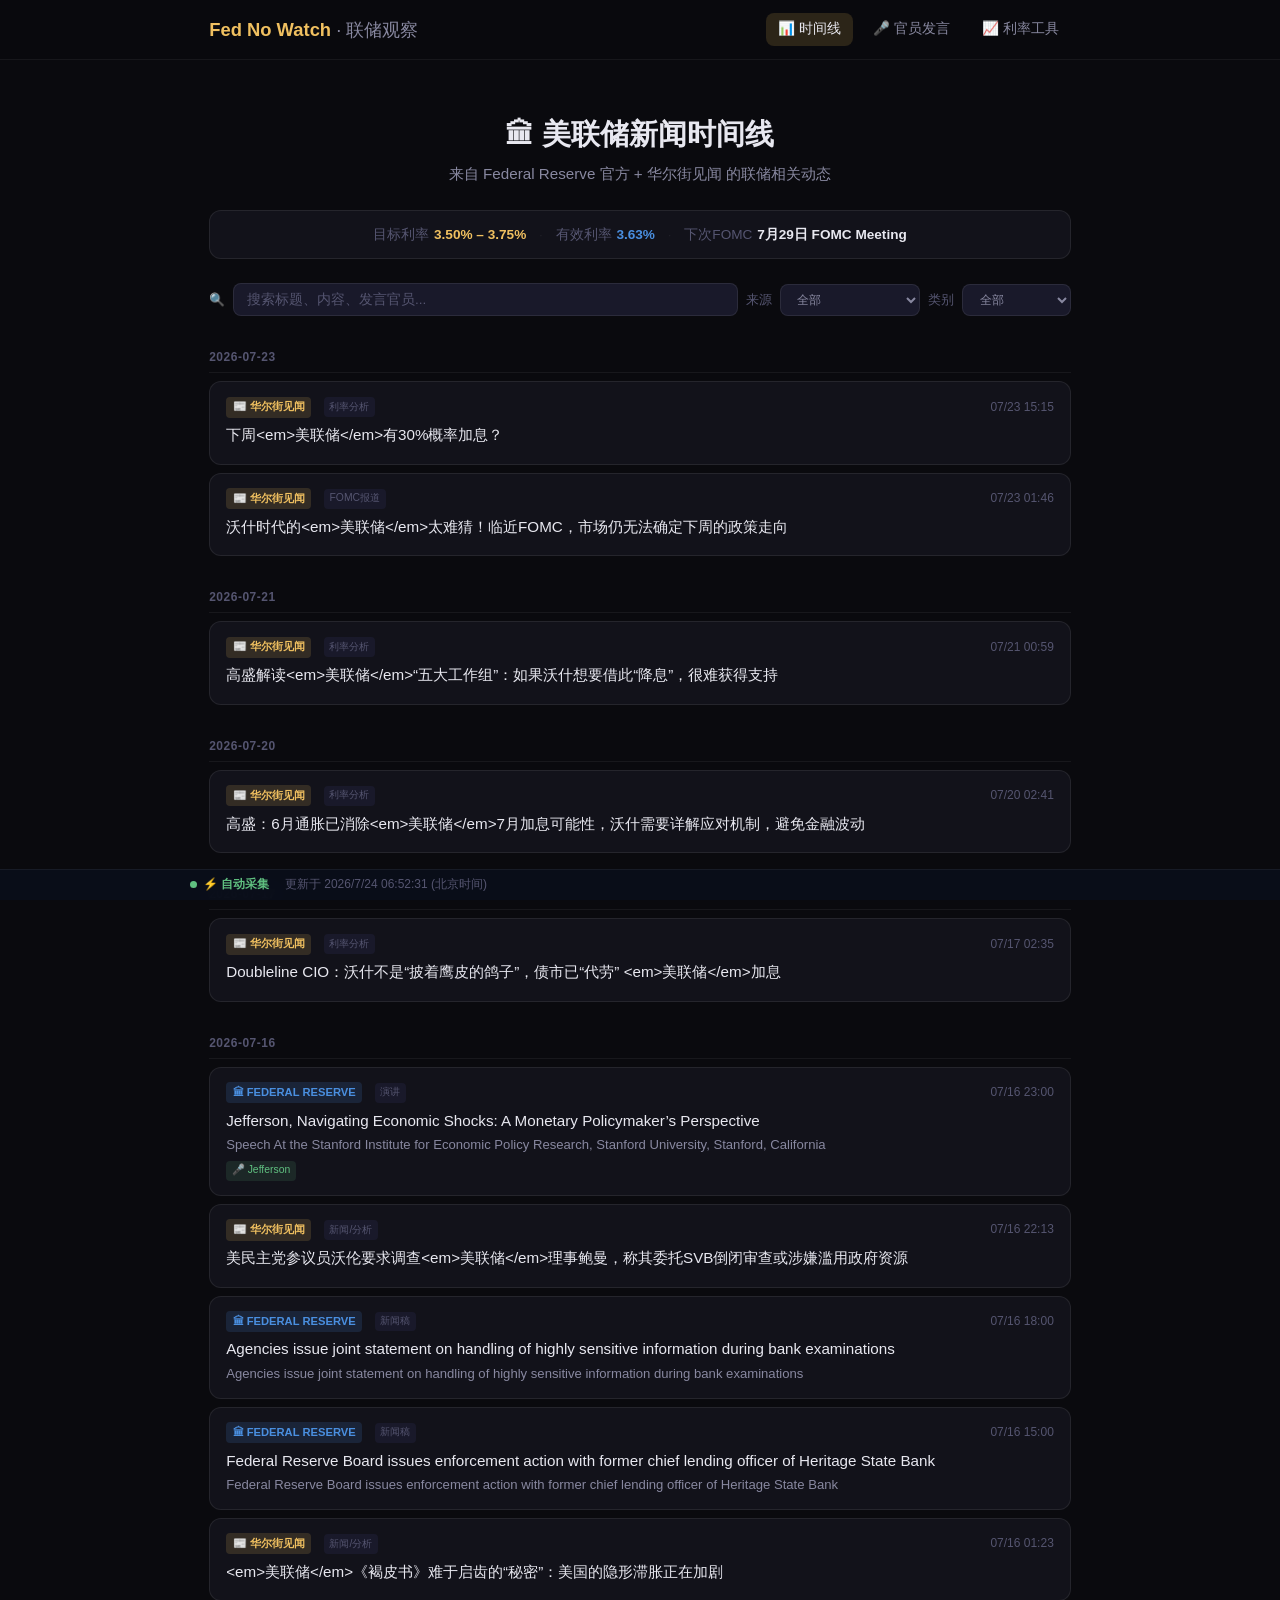
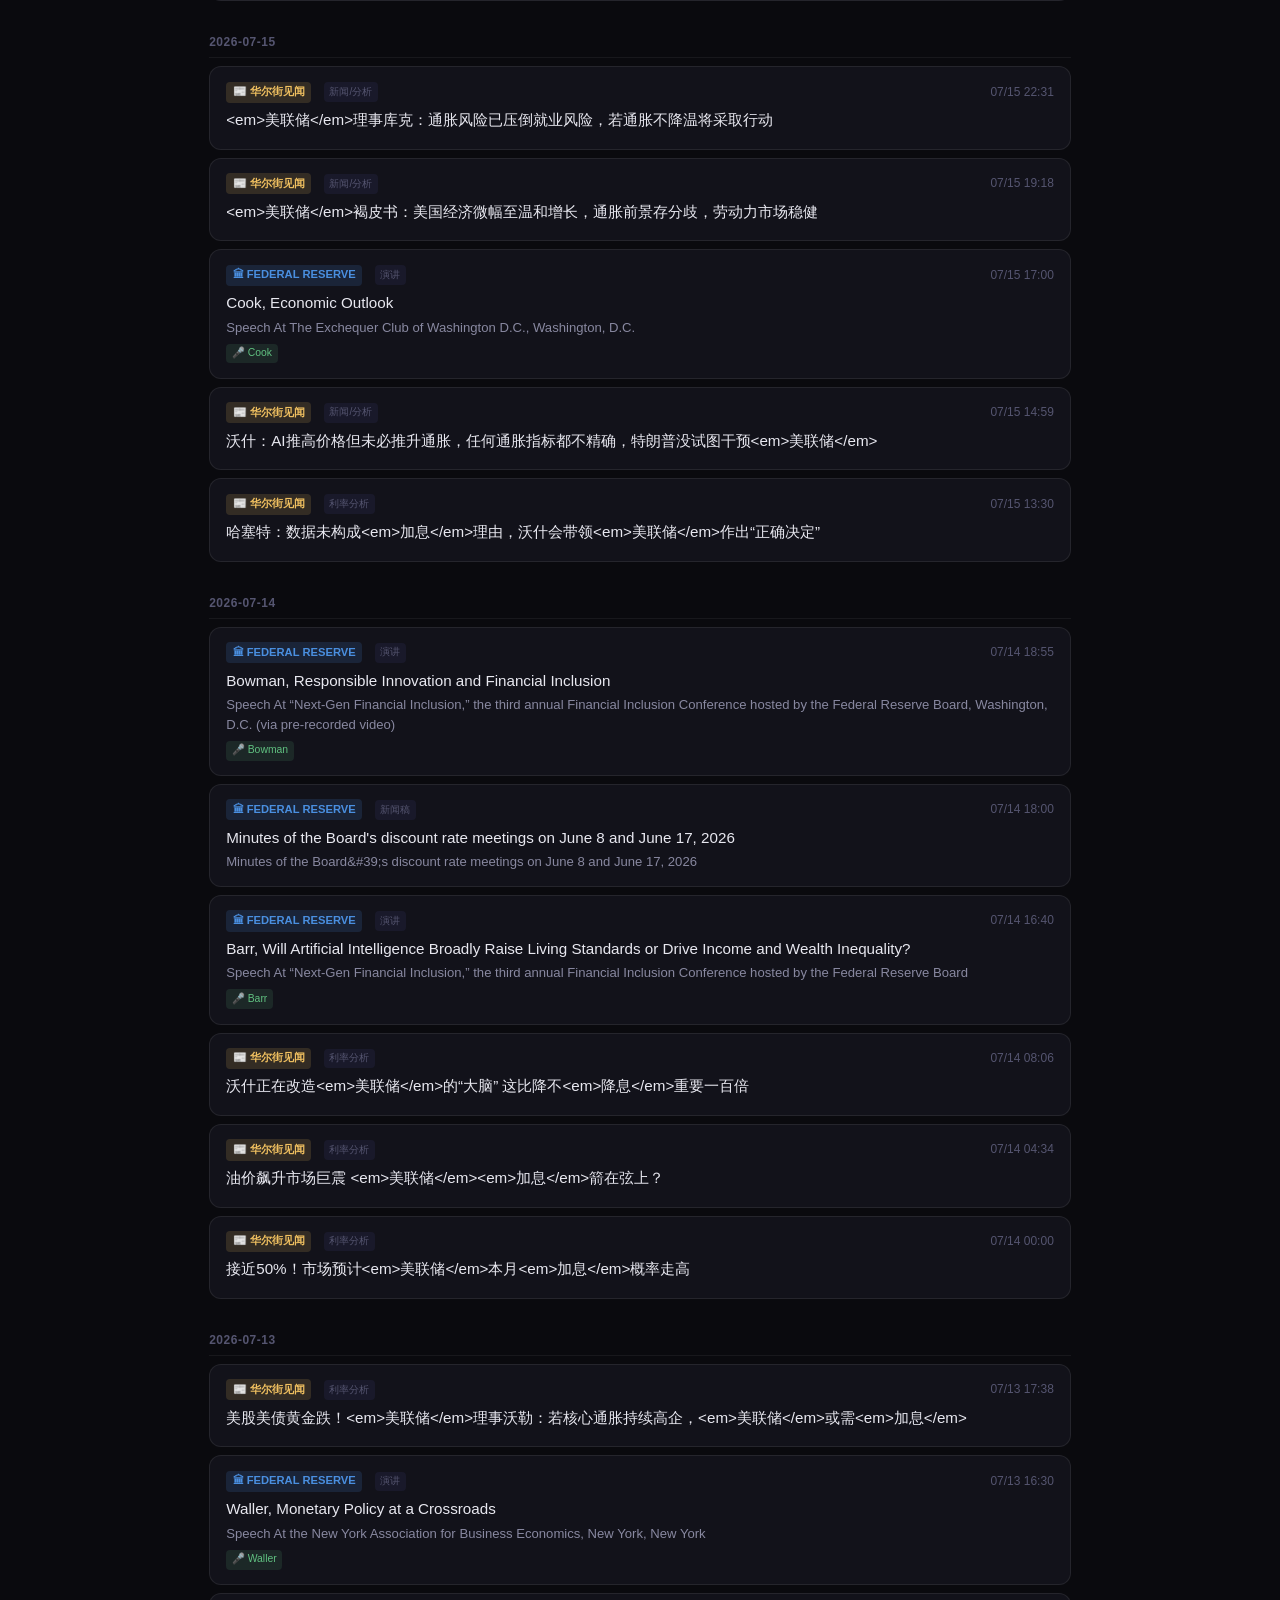
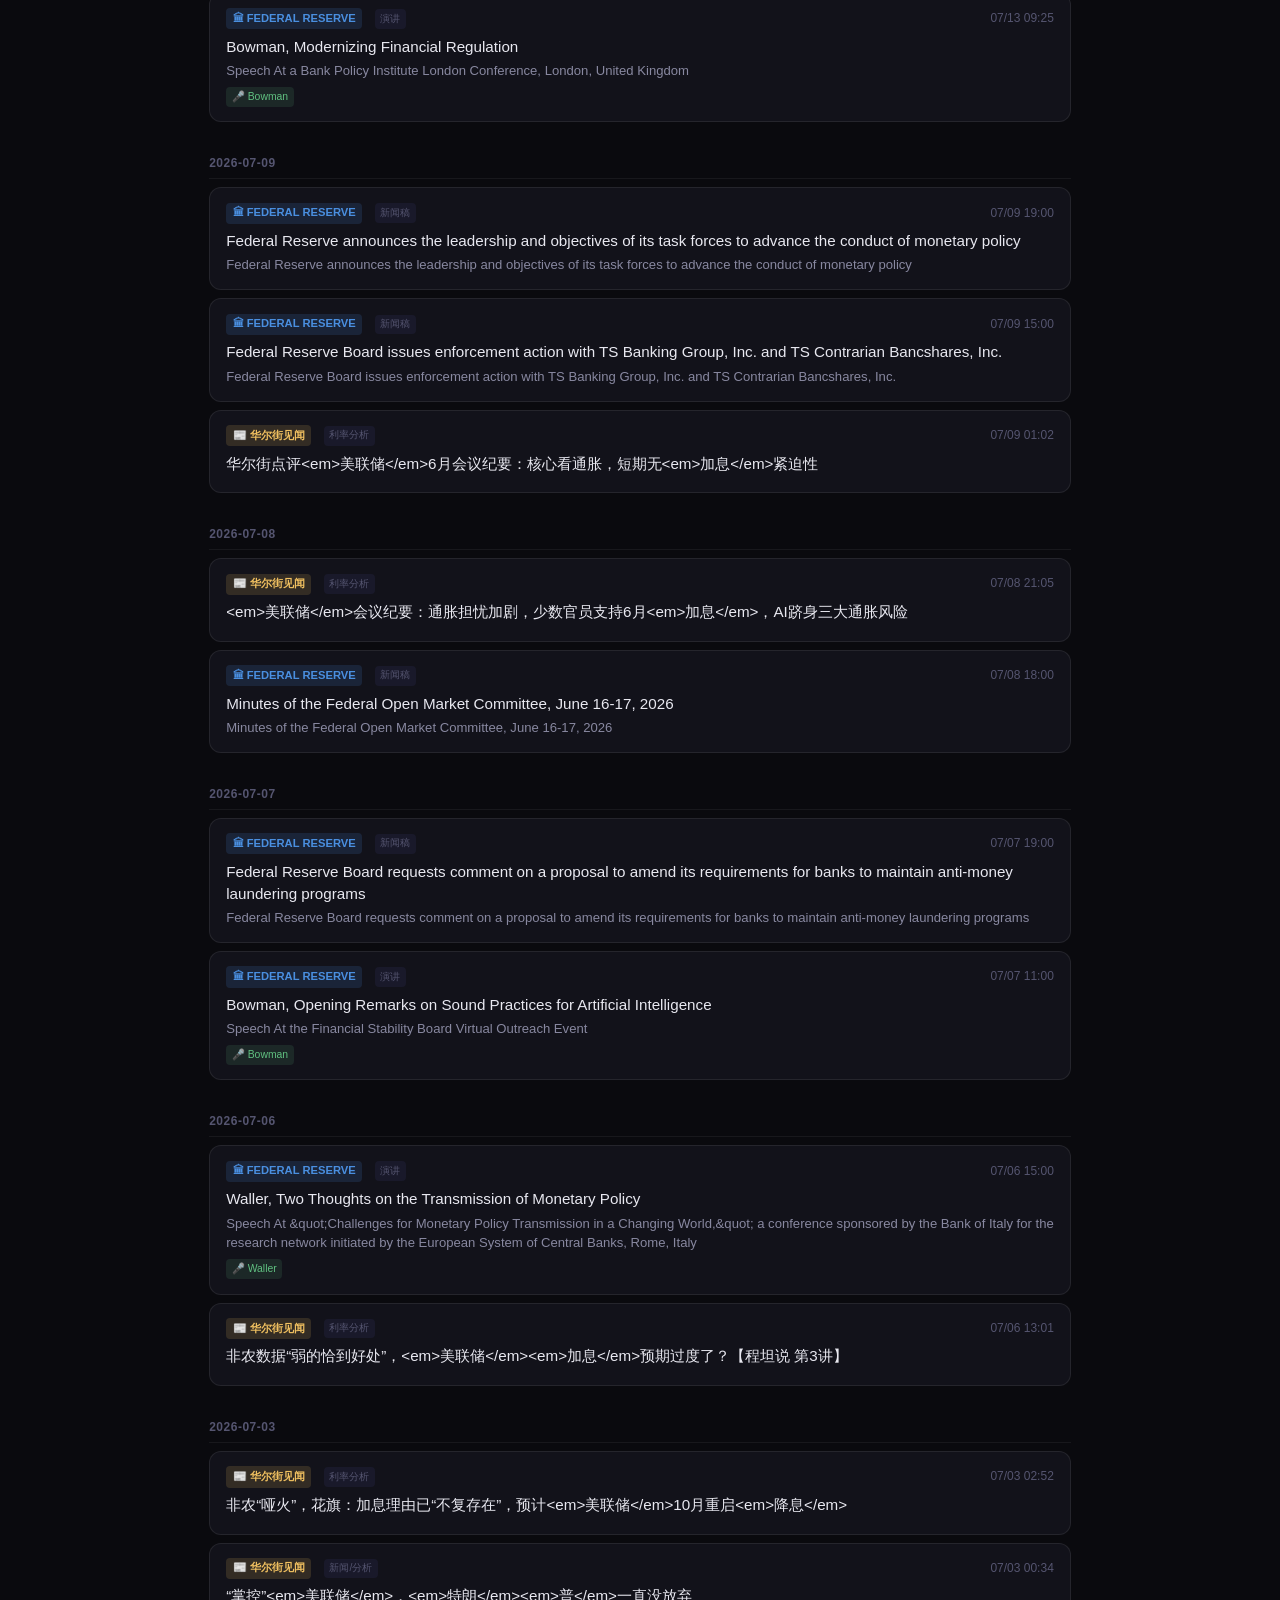
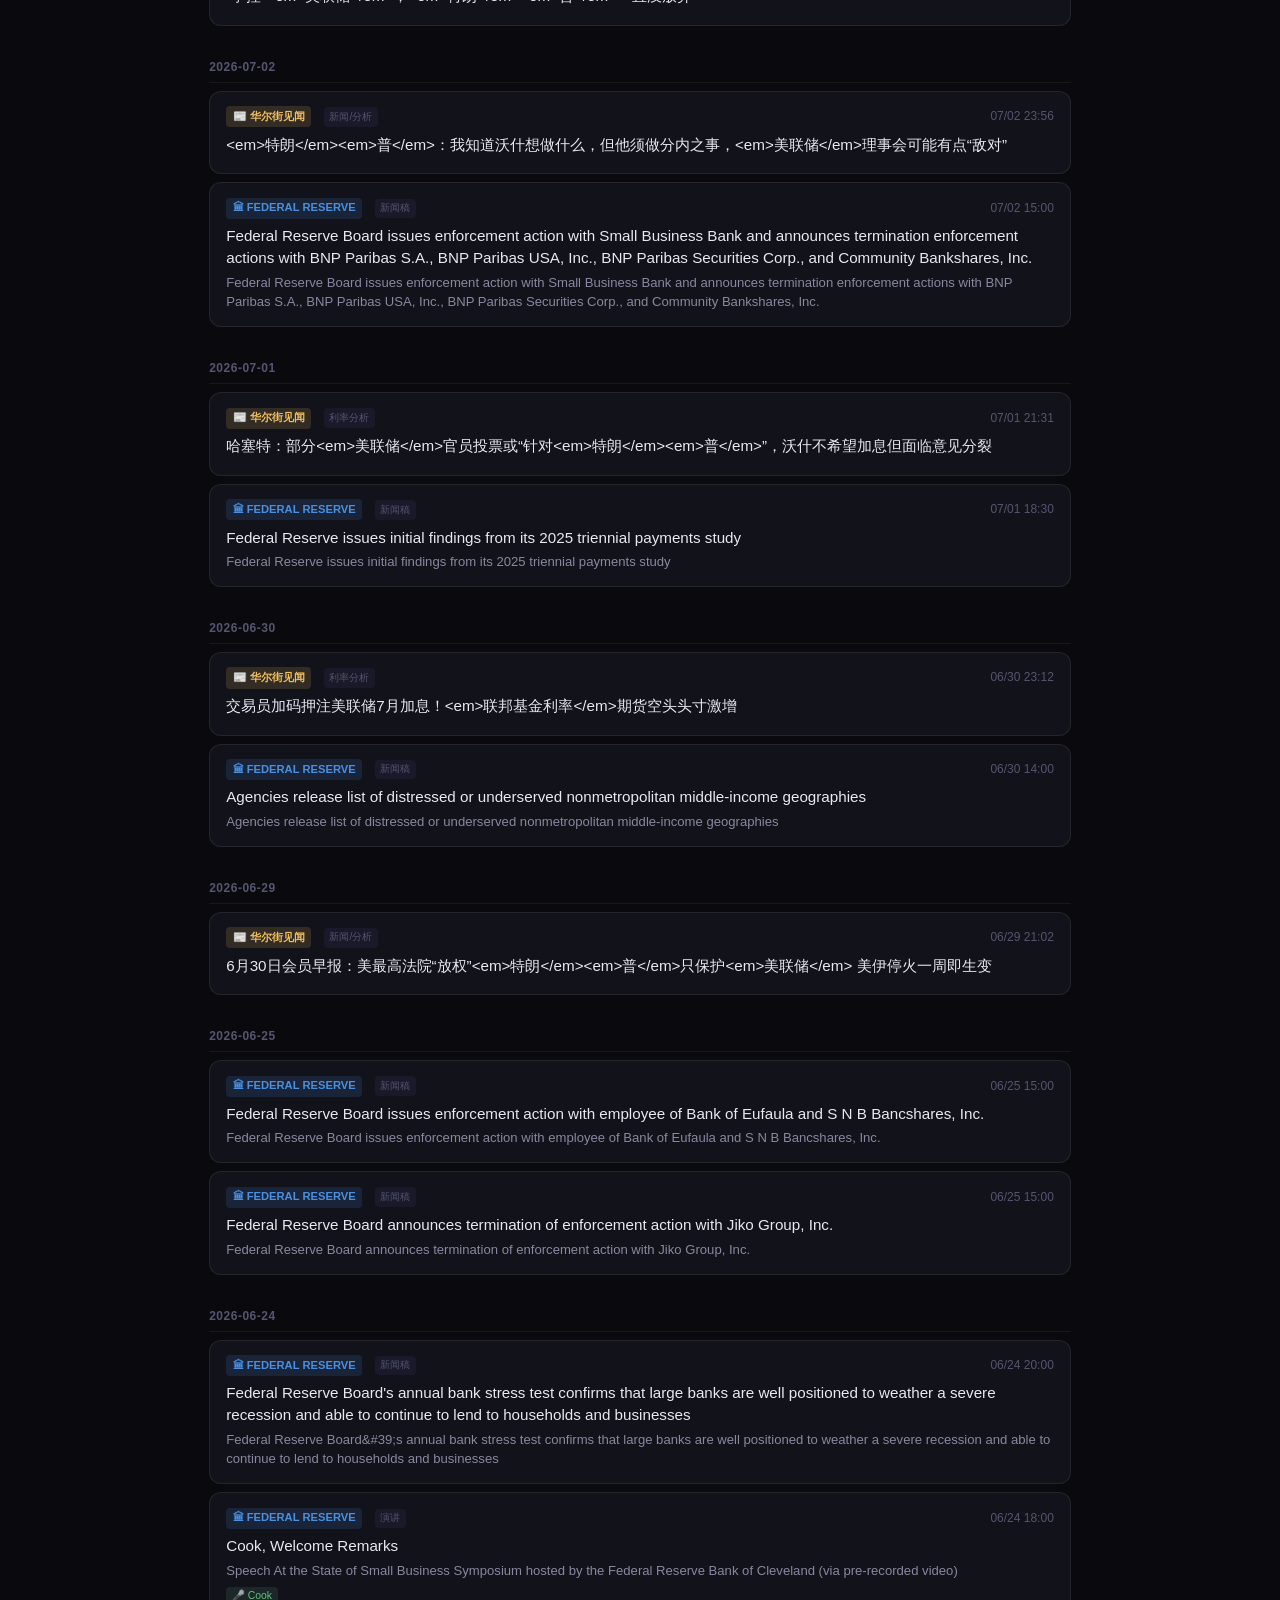
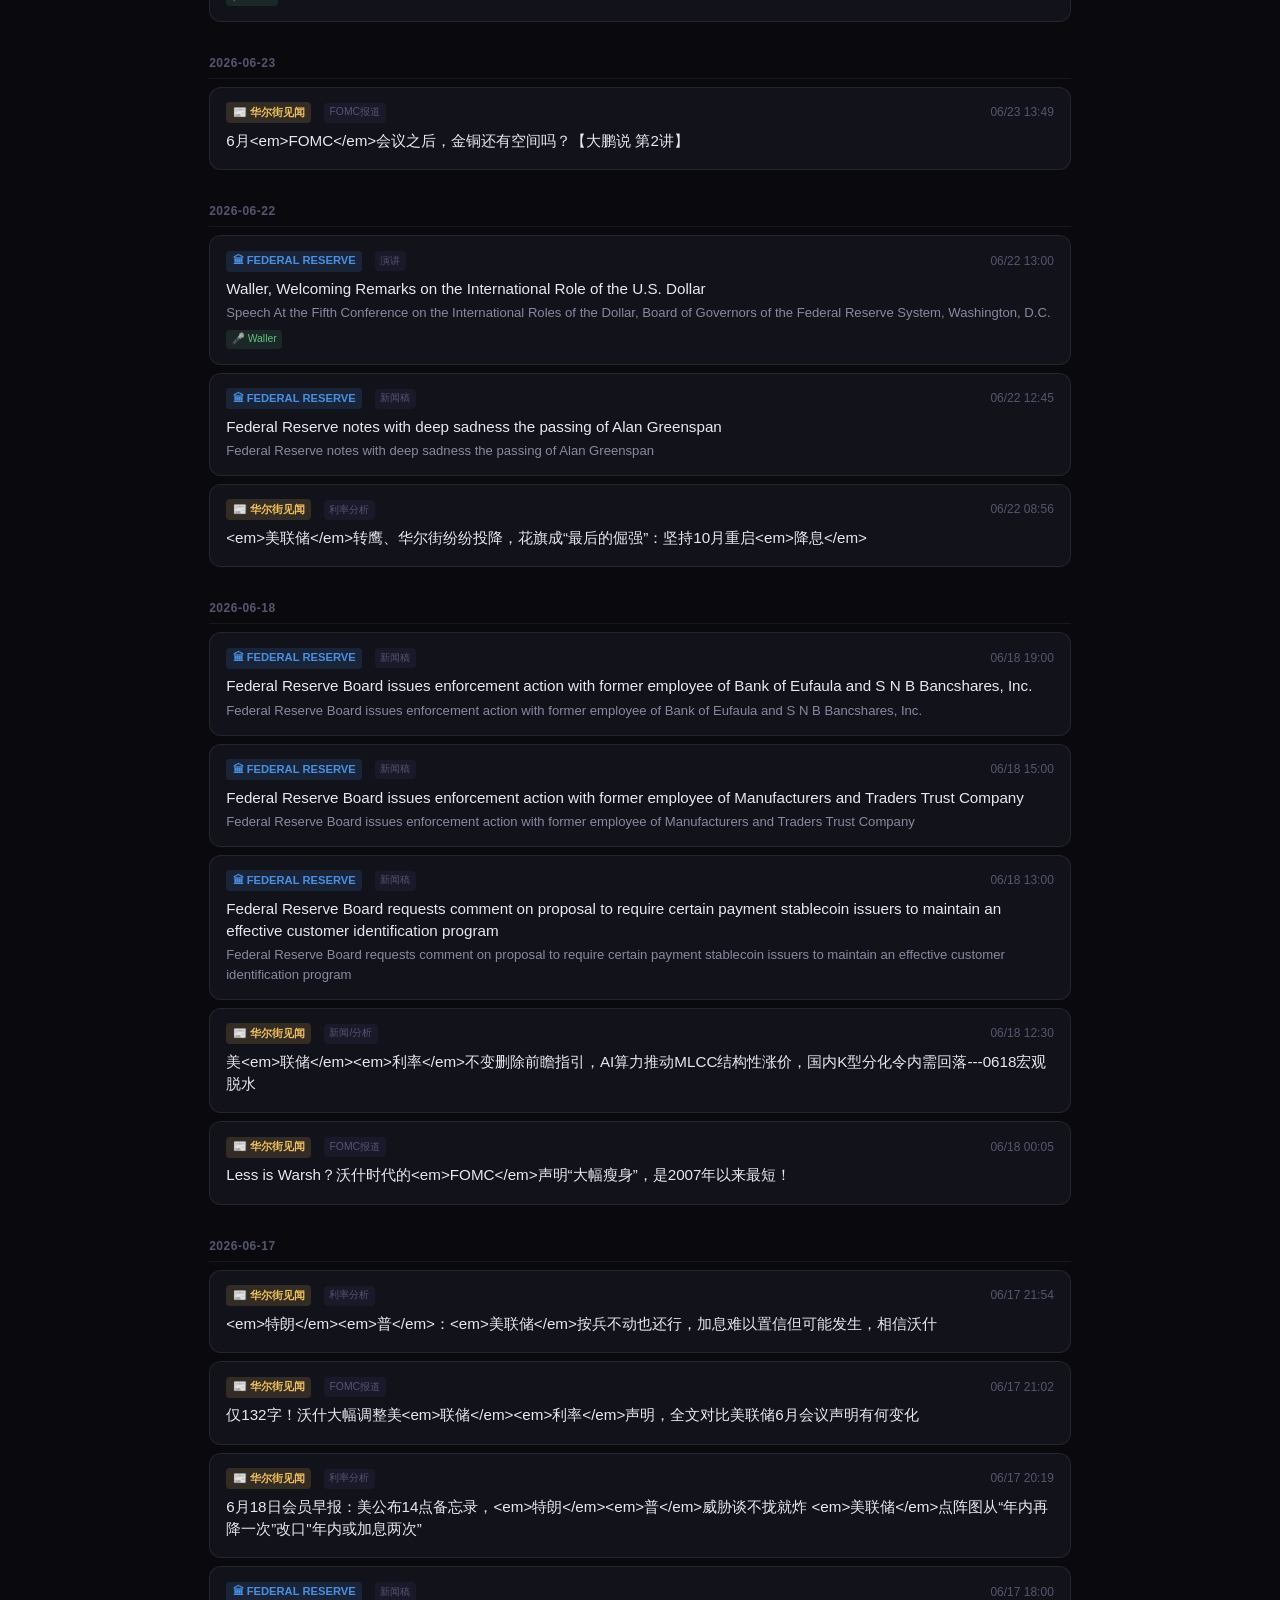
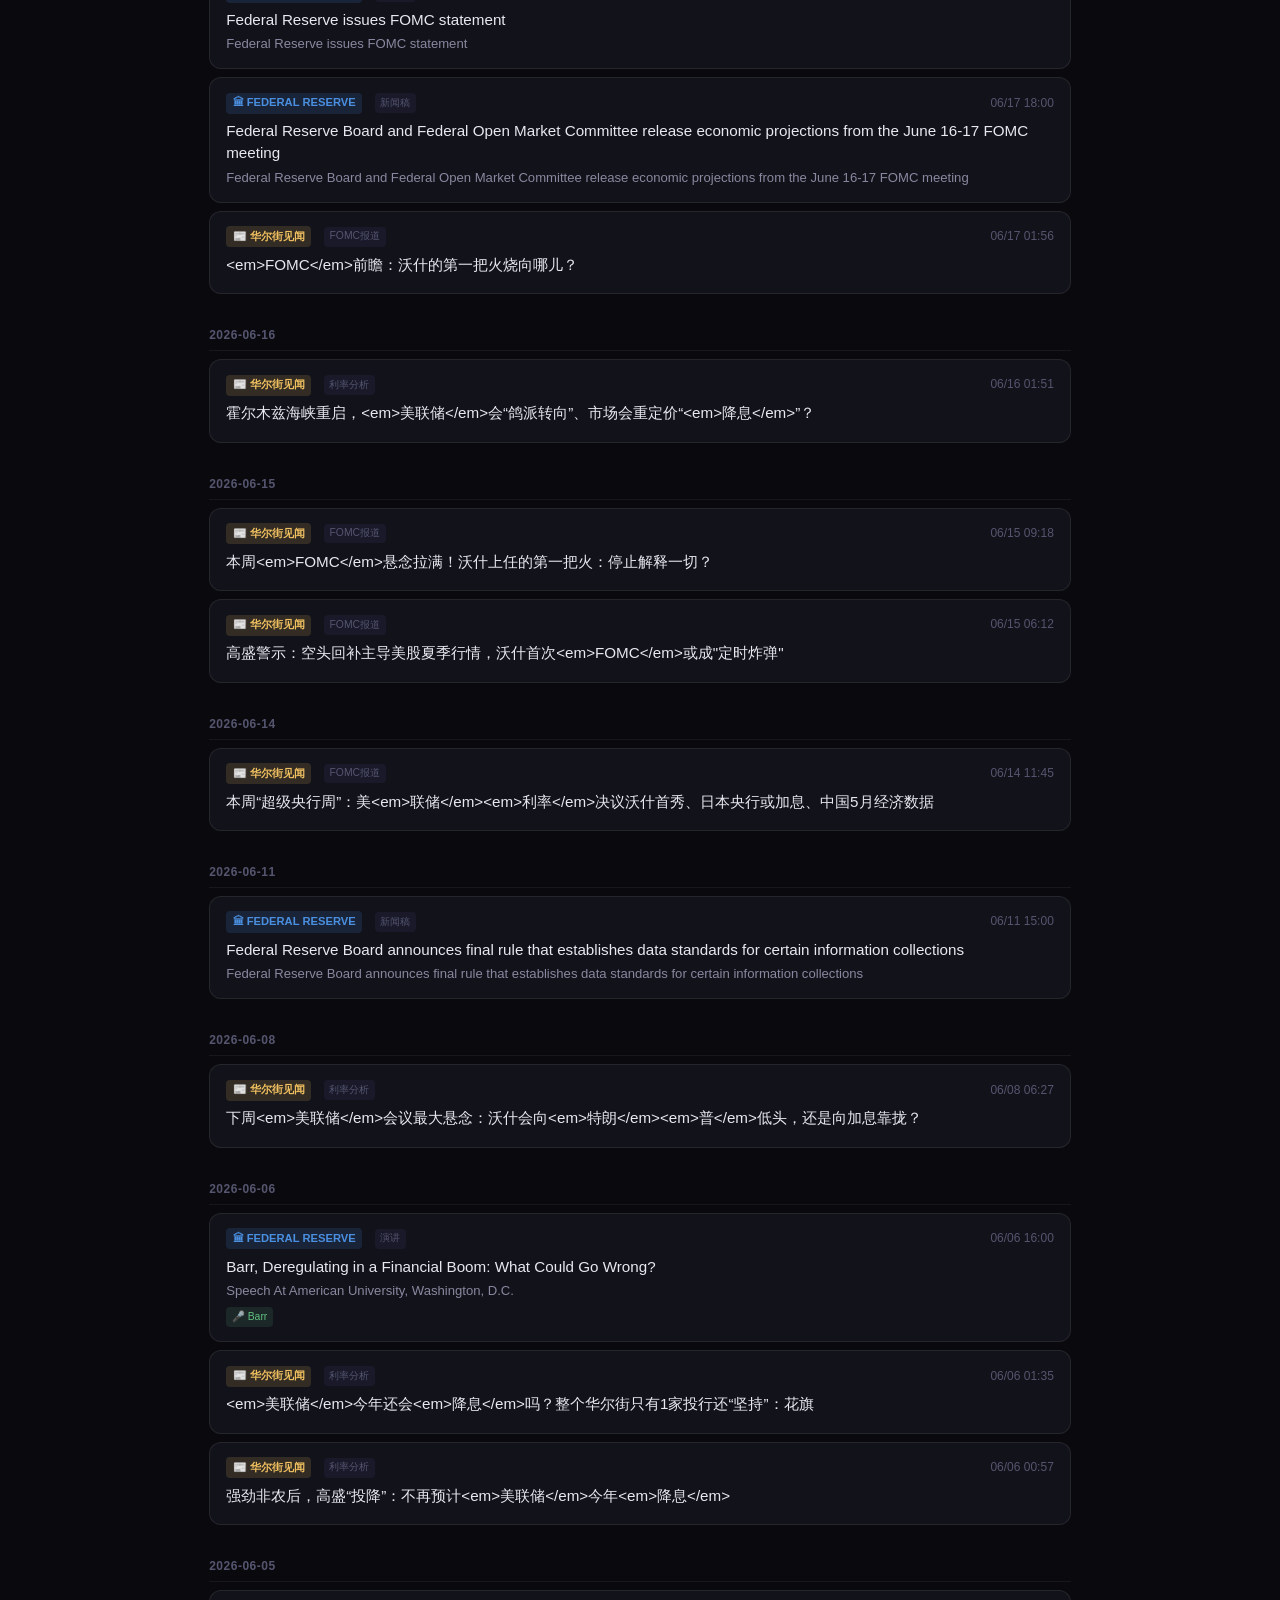
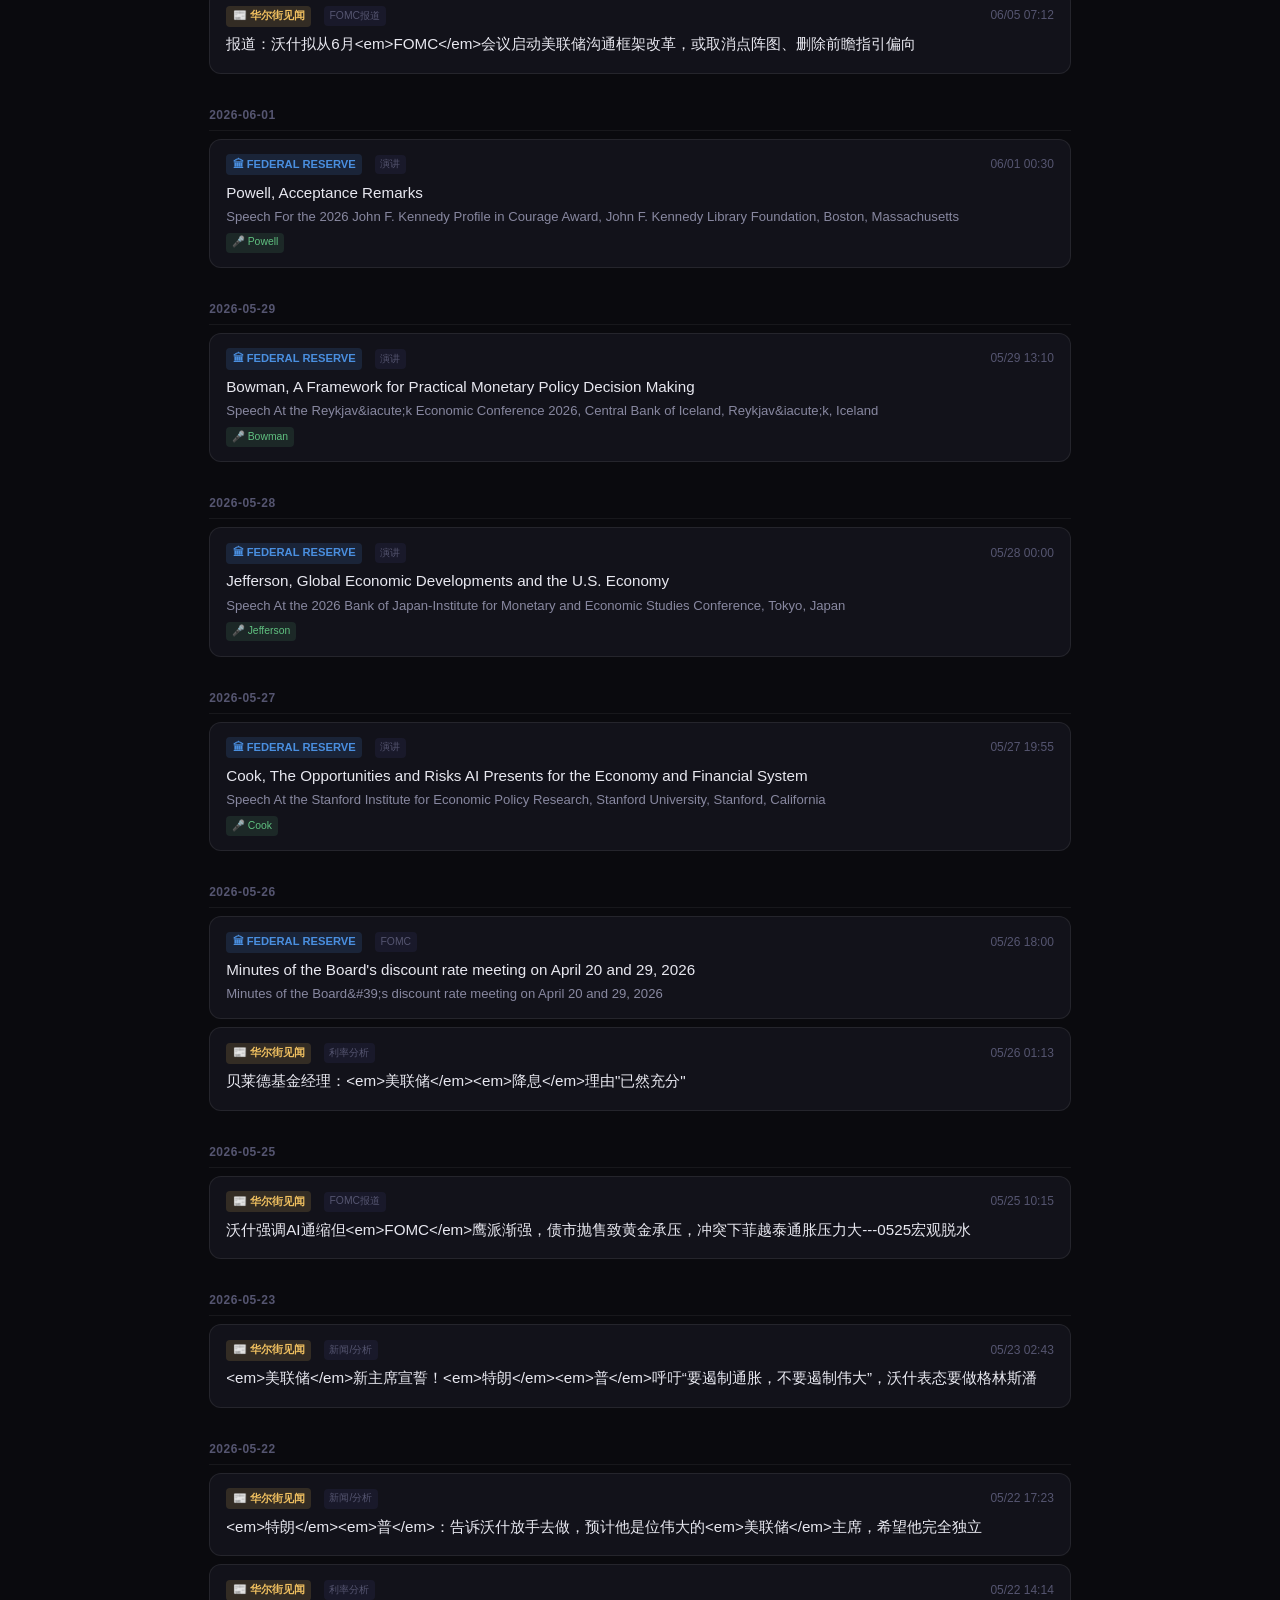
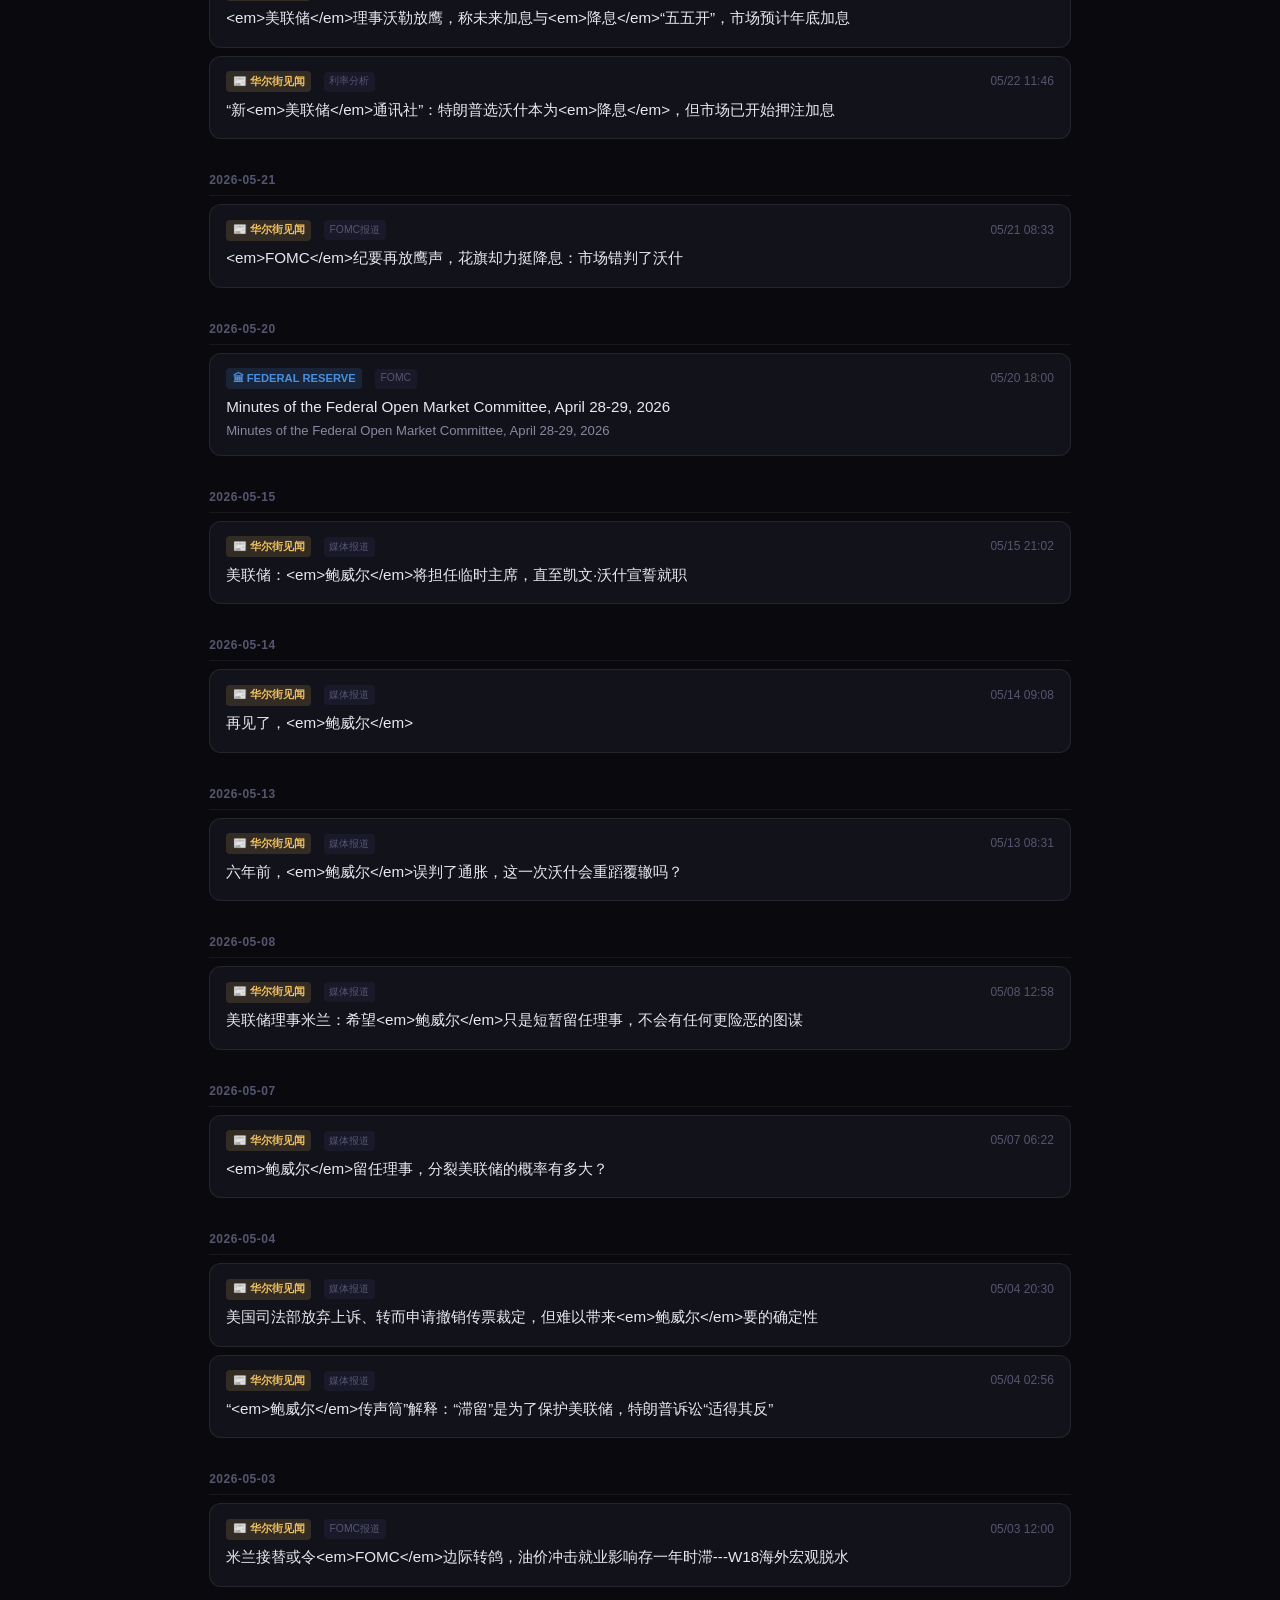
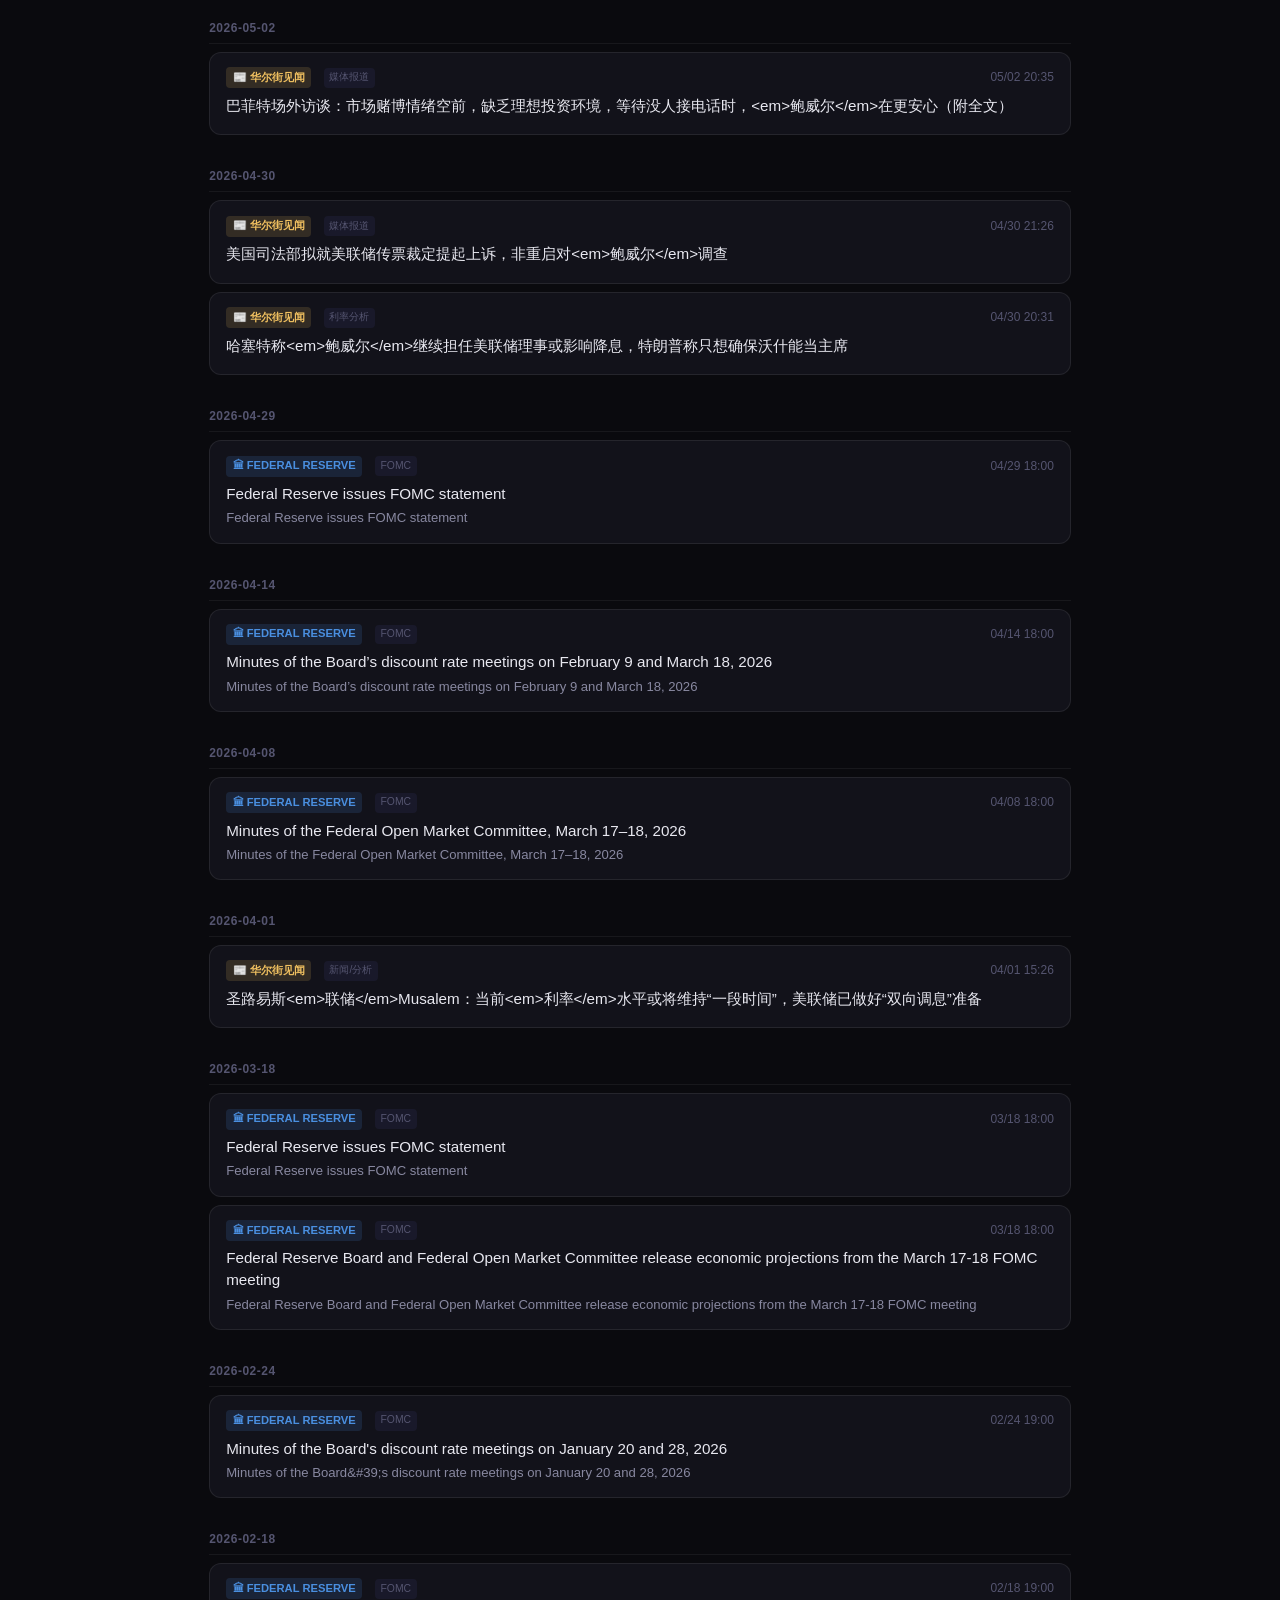
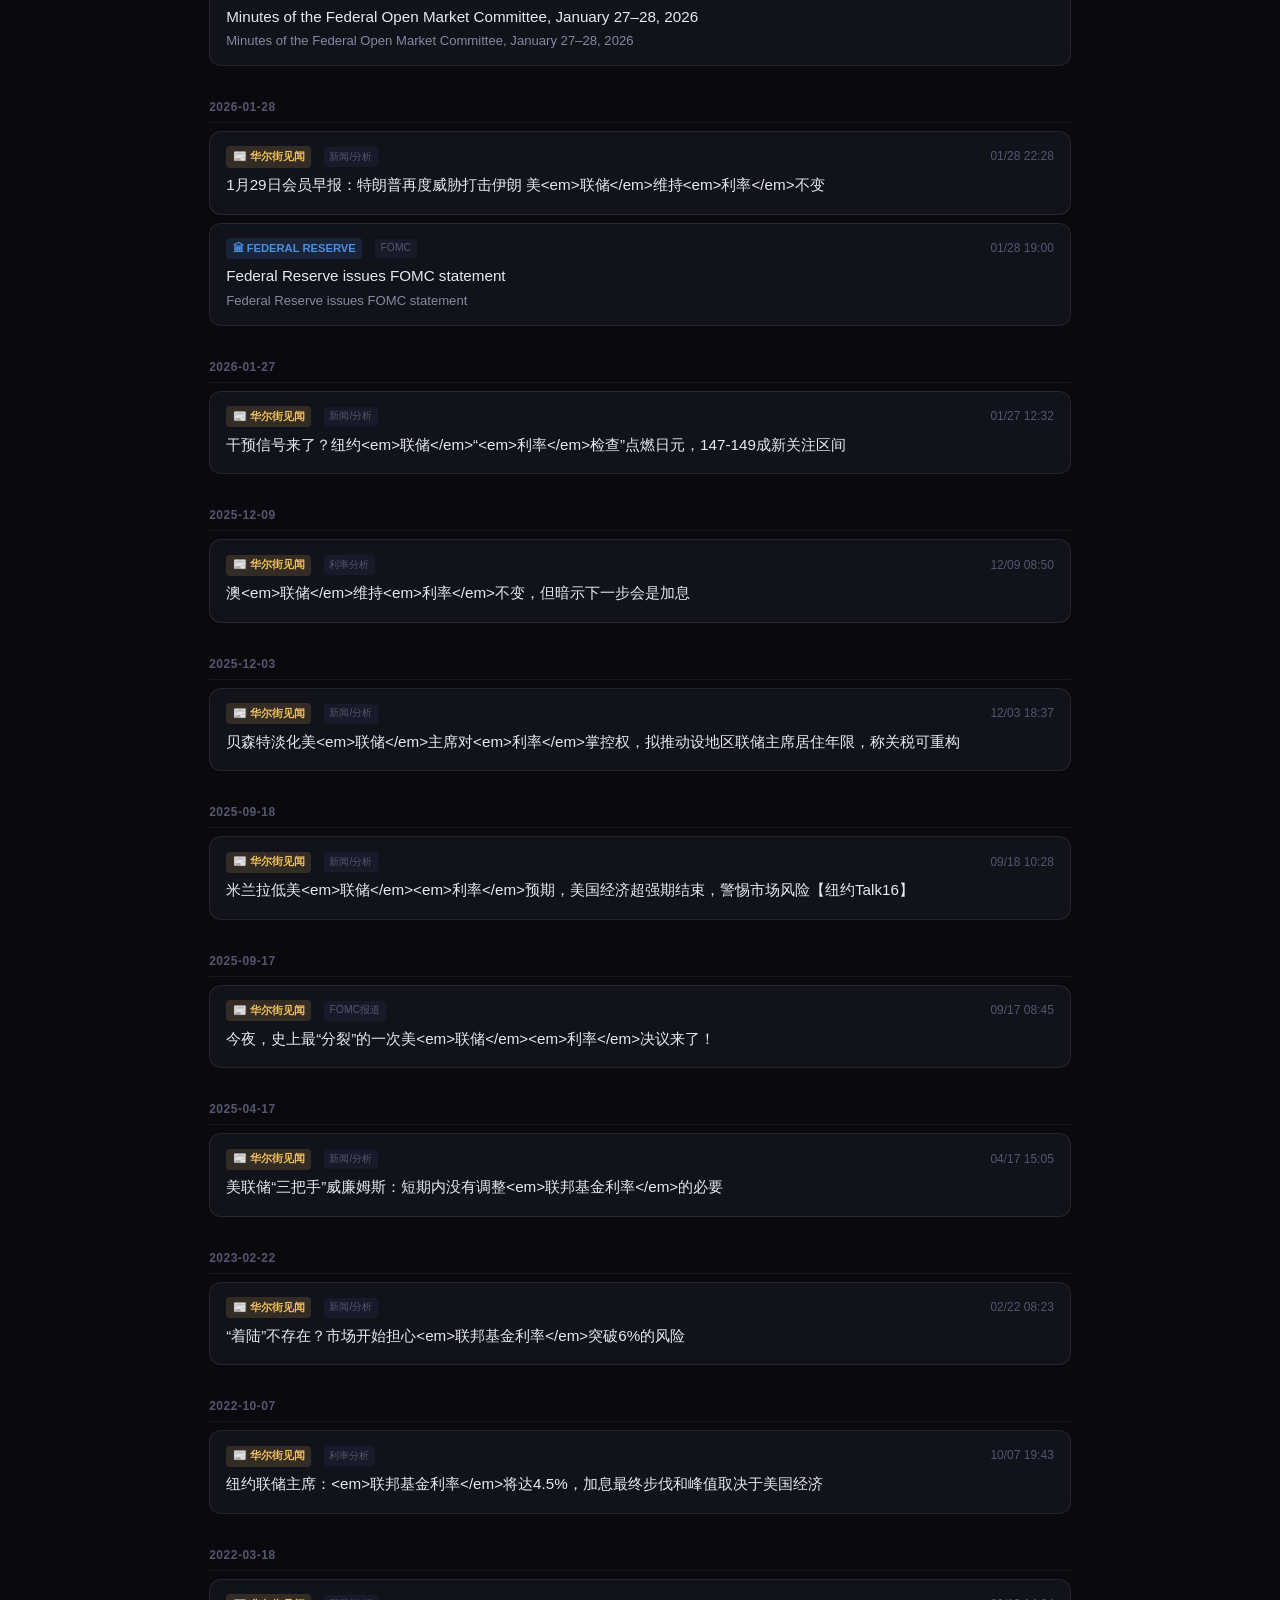
<file: index.html>
<!DOCTYPE html>
<html lang="zh-CN">
<head>
<meta charset="UTF-8">
<meta name="viewport" content="width=device-width, initial-scale=1.0">
<title>Fed No Watch — 美联储新闻时间线</title>
<meta name="description" content="每日收集美联储官方新闻、官员发言、华尔街见闻等相关内容，按时间线展示。">
<link rel="stylesheet" href="assets/css/style.css?v=1">
</head>
<body>

<header>
  <div class="header-inner">
    <a href="index.html" class="site-title">Fed No Watch <span>· 联储观察</span></a>
    <nav>
      <a href="index.html" class="active">📊 时间线</a>
      <a href="speech.html">🎤 官员发言</a>
      <a href="rate.html">📈 利率工具</a>
    </nav>
  </div>
</header>

<div class="container">

  <div class="hero">
    <h1>🏛 美联储新闻时间线</h1>
    <p>来自 Federal Reserve 官方 + 华尔街见闻 的联储相关动态</p>
  </div>

  <!-- Rate bar -->
  <div class="rate-bar" id="rate-bar-content">
    <div class="loading" style="display:flex;gap:0.5rem;align-items:center;padding:0;background:transparent;">
      <div class="spinner" style="width:16px;height:16px;margin:0;"></div>
      <span style="font-size:0.8rem;">加载利率数据...</span>
    </div>
  </div>

  <!-- Filter bar -->
  <div class="filter-bar">
    <span class="filter-label">🔍</span>
    <input type="text" id="search-input" placeholder="搜索标题、内容、发言官员...">
    <span class="filter-label">来源</span>
    <select id="source-filter" class="filter-btn">
      <option value="all">全部</option>
      <option value="federal_reserve">Federal Reserve</option>
      <option value="wallstreetcn">华尔街见闻</option>
    </select>
    <span class="filter-label">类别</span>
    <select id="category-filter" class="filter-btn">
      <option value="all">全部</option>
      <option value="speech">演讲</option>
      <option value="press_release">新闻稿</option>
      <option value="fomc">FOMC</option>
      <option value="media_opinion">新闻/分析</option>
      <option value="media_rate">利率分析</option>
      <option value="media_fomc">FOMC报道</option>
      <option value="media_speech">媒体报道</option>
    </select>
  </div>

  <!-- Timeline -->
  <div id="timeline-container">
    <div class="loading" id="loading-el">
      <div class="spinner"></div>
      <p>加载新闻数据...</p>
    </div>
    <div class="empty-state" id="empty-state" style="display:none;">
      <h3>🍃 暂无数据</h3>
      <p>数据文件未加载。请确保 data.js 已正确生成。</p>
    </div>
    <div class="timeline" id="timeline-el"></div>
  </div>

</div>

<!-- Live bar -->
<div class="live-bar">
  <div class="live-bar-inner">
    <span class="live-indicator">
      <span class="live-dot pulse" id="liveDot"></span>
      <span>⚡ 自动采集</span>
    </span>
    <span class="live-time" id="liveTime"></span>
  </div>
</div>

<!-- Scroll to top -->
<button class="scroll-top" id="scrollTop" title="回到顶部">↑</button>

<footer>
  <p>Fed No Watch · 数据来源：<a href="https://www.federalreserve.gov/newsevents.htm" target="_blank">Federal Reserve</a> &amp; <a href="https://wallstreetcn.com" target="_blank">华尔街见闻</a></p>
  <p>由 GitHub Actions 每小时自动采集 · 仅供个人参考，不构成投资建议</p>
</footer>

<script src="assets/js/data.js?v=1"></script>
<script src="assets/js/app.js?v=1"></script>
</body>
</html>
</file>
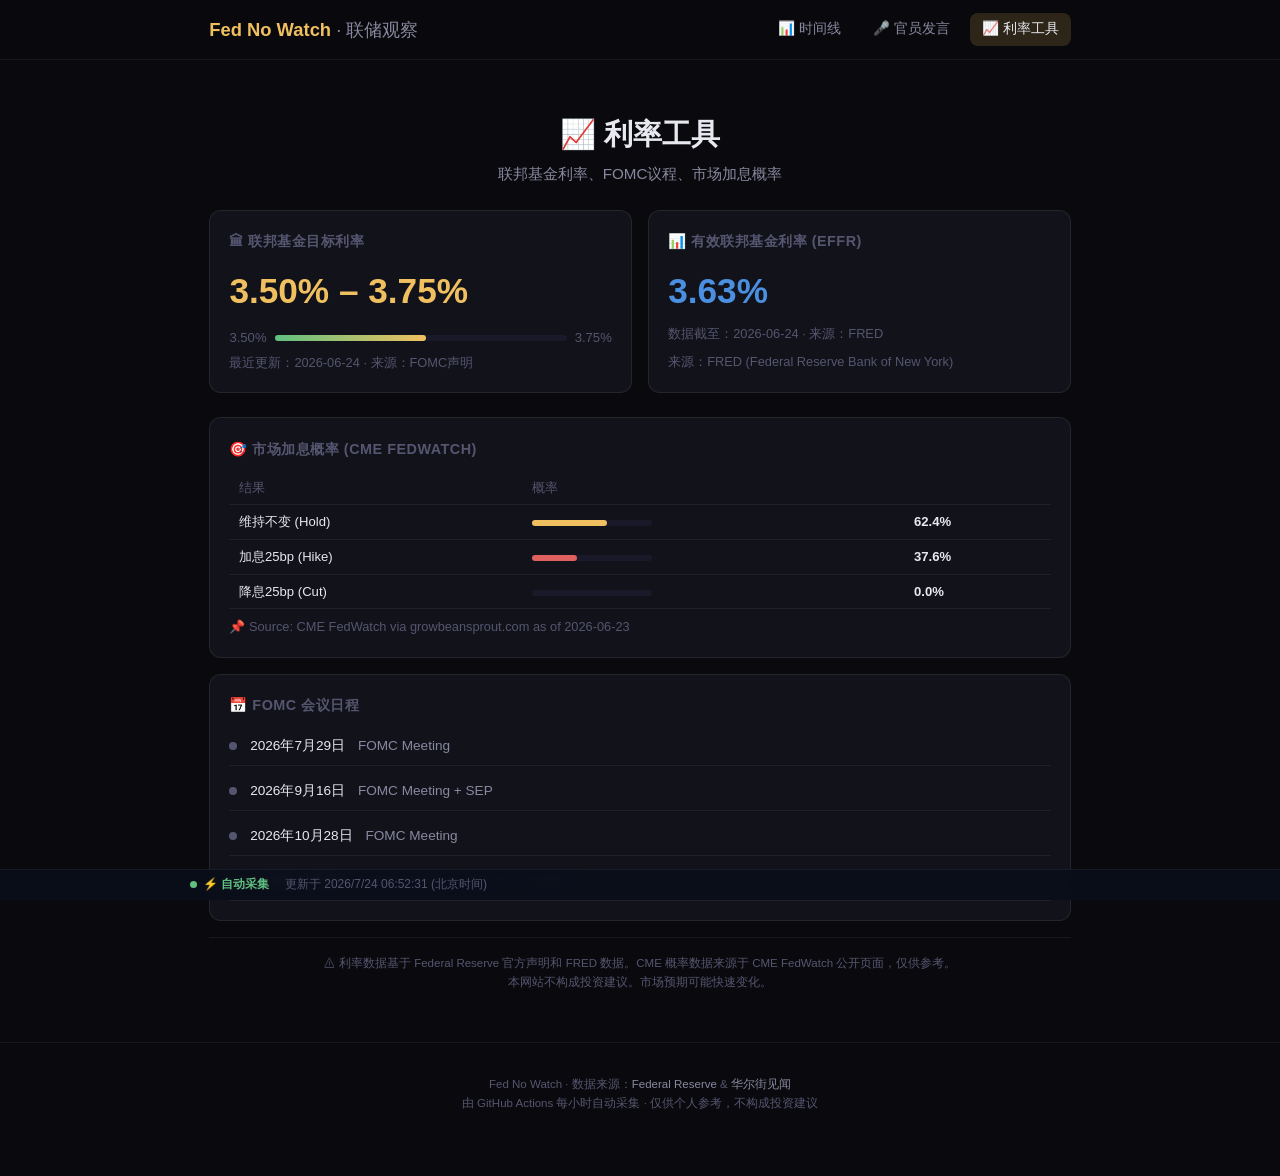
<file: rate.html>
<!DOCTYPE html>
<html lang="zh-CN">
<head>
<meta charset="UTF-8">
<meta name="viewport" content="width=device-width, initial-scale=1.0">
<title>Fed No Watch — 利率工具</title>
<meta name="description" content="联邦基金利率、FOMC日历、市场加息概率。">
<link rel="stylesheet" href="assets/css/style.css?v=1">
<style>
.rate-page-grid {
  display: grid;
  grid-template-columns: 1fr 1fr;
  gap: 1rem;
  margin-bottom: 1.5rem;
}

.rate-card {
  background: var(--bg-card);
  border: 1px solid var(--border-card);
  border-radius: var(--radius);
  padding: 1.2rem;
}

.rate-card h3 {
  font-size: 0.9rem;
  color: var(--text-muted);
  margin-bottom: 0.6rem;
  text-transform: uppercase;
  letter-spacing: 0.5px;
}

.rate-card .big-number {
  font-size: 2.2rem;
  font-weight: 700;
  font-variant-numeric: tabular-nums;
}

.rate-card .big-number.gold { color: var(--accent-gold); }
.rate-card .big-number.blue { color: var(--accent-blue); }
.rate-card .big-number.green { color: var(--accent-green); }
.rate-card .big-number.red { color: var(--accent-red); }

.rate-card .sub {
  color: var(--text-muted);
  font-size: 0.8rem;
  margin-top: 0.3rem;
}

.rate-card .range-bar {
  display: flex;
  align-items: center;
  gap: 0.5rem;
  margin-top: 0.5rem;
}

.rate-card .range-bar .bar {
  flex: 1;
  height: 6px;
  background: var(--bg-input);
  border-radius: 3px;
  position: relative;
}

.rate-card .range-bar .bar .fill {
  position: absolute;
  left: 0;
  top: 0;
  height: 100%;
  background: linear-gradient(90deg, var(--accent-green), var(--accent-gold));
  border-radius: 3px;
  width: 50%;
}

.prob-table {
  width: 100%;
  border-collapse: collapse;
  font-size: 0.82rem;
}

.prob-table th {
  text-align: left;
  color: var(--text-muted);
  font-weight: 400;
  padding: 0.4rem 0.6rem;
  border-bottom: 1px solid var(--border-light);
}

.prob-table td {
  padding: 0.4rem 0.6rem;
  border-bottom: 1px solid var(--border-light);
}

.prob-table .prob-bar {
  width: 120px;
  height: 6px;
  background: var(--bg-input);
  border-radius: 3px;
  display: inline-block;
  margin-right: 0.5rem;
  vertical-align: middle;
}

.prob-table .prob-bar .fill {
  height: 100%;
  border-radius: 3px;
  background: var(--accent-gold);
}

.fomc-timeline {
  display: flex;
  flex-direction: column;
  gap: 0.4rem;
}

.fomc-item {
  display: flex;
  align-items: center;
  gap: 0.8rem;
  padding: 0.5rem 0;
  border-bottom: 1px solid var(--border-light);
  font-size: 0.85rem;
}

.fomc-item .fomc-date {
  color: var(--text-primary);
  font-weight: 500;
  min-width: 80px;
}

.fomc-item .fomc-label {
  color: var(--text-secondary);
}

.fomc-item .fomc-dot {
  width: 8px;
  height: 8px;
  border-radius: 50%;
  background: var(--accent-gold);
}

.fomc-item .fomc-dot.next {
  background: var(--accent-green);
  box-shadow: 0 0 8px rgba(96,192,128,0.5);
}

.fomc-item .fomc-dot.past {
  background: var(--text-muted);
}

.disclaimer {
  font-size: 0.72rem;
  color: var(--text-muted);
  padding: 1rem;
  text-align: center;
  line-height: 1.6;
  border-top: 1px solid var(--border-light);
  margin-top: 1rem;
}

@media (max-width: 600px) {
  .rate-page-grid { grid-template-columns: 1fr; }
}
</style>
</head>
<body>

<header>
  <div class="header-inner">
    <a href="index.html" class="site-title">Fed No Watch <span>· 联储观察</span></a>
    <nav>
      <a href="index.html">📊 时间线</a>
      <a href="speech.html">🎤 官员发言</a>
      <a href="rate.html" class="active">📈 利率工具</a>
    </nav>
  </div>
</header>

<div class="container">

  <div class="hero">
    <h1>📈 利率工具</h1>
    <p>联邦基金利率、FOMC议程、市场加息概率</p>
  </div>

  <!-- Grid: Current Rate + FOMC -->
  <div class="rate-page-grid">
    <div class="rate-card">
      <h3>🏛 联邦基金目标利率</h3>
      <div class="big-number gold" id="target-rate">加载中...</div>
      <div class="range-bar" id="range-bar">
        <span id="range-low" style="color:var(--text-muted);font-size:0.82rem;"></span>
        <div class="bar"><div class="fill" id="range-fill"></div></div>
        <span id="range-high" style="color:var(--text-muted);font-size:0.82rem;"></span>
      </div>
      <div class="sub" id="target-date"></div>
    </div>

    <div class="rate-card">
      <h3>📊 有效联邦基金利率 (EFFR)</h3>
      <div class="big-number blue" id="effr-rate">加载中...</div>
      <div class="sub" id="effr-date"></div>
      <div class="sub" style="margin-top:0.5rem;">来源：FRED (Federal Reserve Bank of New York)</div>
    </div>
  </div>

  <!-- CME Probabilities -->
  <div class="rate-card" style="margin-bottom:1rem;">
    <h3>🎯 市场加息概率 (CME FedWatch)</h3>
    <table class="prob-table">
      <thead>
        <tr>
          <th>结果</th>
          <th>概率</th>
          <th></th>
        </tr>
      </thead>
      <tbody id="prob-body">
        <tr><td colspan="3" style="text-align:center;color:var(--text-muted);">加载中...</td></tr>
      </tbody>
    </table>
    <div class="sub" style="margin-top:0.5rem;" id="prob-note"></div>
  </div>

  <!-- FOMC calendar -->
  <div class="rate-card">
    <h3>📅 FOMC 会议日程</h3>
    <div class="fomc-timeline" id="fomc-timeline">
      <div class="loading" style="display:flex;gap:0.5rem;padding:0.5rem 0;background:transparent;">
        <div class="spinner" style="width:14px;height:14px;margin:0;"></div>
        <span style="color:var(--text-muted);font-size:0.85rem;">加载FOMC日程...</span>
      </div>
    </div>
  </div>

  <div class="disclaimer">
    ⚠ 利率数据基于 Federal Reserve 官方声明和 FRED 数据。CME 概率数据来源于 CME FedWatch 公开页面，仅供参考。<br>
    本网站不构成投资建议。市场预期可能快速变化。
  </div>

</div>

<div class="live-bar">
  <div class="live-bar-inner">
    <span class="live-indicator">
      <span class="live-dot pulse" id="liveDot"></span>
      <span>⚡ 自动采集</span>
    </span>
    <span class="live-time" id="liveTime"></span>
  </div>
</div>

<button class="scroll-top" id="scrollTop" title="回到顶部">↑</button>

<footer>
  <p>Fed No Watch · 数据来源：<a href="https://www.federalreserve.gov/newsevents.htm" target="_blank">Federal Reserve</a> &amp; <a href="https://wallstreetcn.com" target="_blank">华尔街见闻</a></p>
  <p>由 GitHub Actions 每小时自动采集 · 仅供个人参考，不构成投资建议</p>
</footer>

<script src="assets/js/data.js?v=1"></script>
<script>
(function() {
  'use strict';

  function init() {
    const data = typeof SITE_DATA !== 'undefined' ? SITE_DATA : null;
    if (!data || !data.fed_rate) return;

    const r = data.fed_rate;

    // Target rate
    document.getElementById('target-rate').textContent =
      `${r.target_lower?.toFixed(2)}% – ${r.target_upper?.toFixed(2)}%`;
    document.getElementById('range-low').textContent = r.target_lower?.toFixed(2) + '%';
    document.getElementById('range-high').textContent = r.target_upper?.toFixed(2) + '%';
    document.getElementById('target-date').textContent =
      `最近更新：${r.rate_date || '—'} · 来源：FOMC声明`;

    // EFFR
    document.getElementById('effr-rate').textContent = r.effective_rate?.toFixed(2) + '%';
    document.getElementById('effr-date').textContent =
      `数据截至：${r.rate_date || '—'} · 来源：FRED`;

    // Range fill (visual)
    if (r.target_lower && r.target_upper) {
      const spread = r.target_upper - r.target_lower;
      const fromCenter = r.effective_rate - r.target_lower;
      const pct = spread > 0 ? (fromCenter / spread * 100) : 50;
      document.getElementById('range-fill').style.width = Math.min(100, Math.max(0, pct)) + '%';
    }

    // CME probabilities
    const cm = r.cme_probabilities || {};
    const probBody = document.getElementById('prob-body');
    if (cm.hold || cm.hike_25bp) {
      const total = (cm.hold || 0) + (cm.hike_25bp || 0) + (cm.cut_25 || 0);
      probBody.innerHTML = '';
      const items = [
        { label: '维持不变 (Hold)', prob: cm.hold, color: 'var(--accent-gold)' },
        { label: '加息25bp (Hike)', prob: cm.hike_25bp, color: 'var(--accent-red)' },
        { label: '降息25bp (Cut)', prob: cm.cut_25 || 0, color: 'var(--accent-green)' },
      ];
      items.forEach(item => {
        if (!item.prob && item.prob !== 0) return;
        const pct = total > 0 ? (item.prob / total * 100) : 0;
        probBody.innerHTML += `
          <tr>
            <td>${item.label}</td>
            <td><div class="prob-bar"><div class="fill" style="width:${pct}%;background:${item.color}"></div></div></td>
            <td><strong>${item.prob.toFixed(1)}%</strong></td>
          </tr>
        `;
      });
      const note = document.getElementById('prob-note');
      if (cm.note) note.textContent = '📌 ' + cm.note;
    } else {
      probBody.innerHTML = '<tr><td colspan="3" style="text-align:center;color:var(--text-muted);">暂无CME概率数据</td></tr>';
    }

    // FOMC dates
    const fomcEl = document.getElementById('fomc-timeline');
    if (r.fomc_dates && r.fomc_dates.length) {
      const now = new Date();
      let html = '';
      r.fomc_dates.forEach(d => {
        const dObj = new Date(d.date + 'T12:00:00Z');
        const isPast = dObj < now;
        const isNext = !isPast && (!r.fomc_dates.find(prev => {
          const p = new Date(prev.date + 'T12:00:00Z');
          return p < dObj && p >= now;
        }));
        const dotClass = isPast ? 'past' : (isNext ? 'next' : '');
        const label = isNext ? ' ⬅ 下次会议' : '';
        html += `
          <div class="fomc-item">
            <span class="fomc-dot ${dotClass}"></span>
            <span class="fomc-date">${dObj.toLocaleDateString('zh-CN', { month: 'long', day: 'numeric', year: 'numeric' })}</span>
            <span class="fomc-label">${d.label}${label}</span>
          </div>
        `;
      });
      fomcEl.innerHTML = html;
    }

    // Live time
    if (data.updated_at) {
      const el = document.getElementById('liveTime');
      if (el) {
        const d = new Date(data.updated_at);
        el.textContent = '更新于 ' + d.toLocaleString('zh-CN', { timeZone: 'Asia/Shanghai' }) + ' (北京时间)';
      }
    }
  }

  if (document.readyState === 'loading') {
    document.addEventListener('DOMContentLoaded', init);
  } else {
    init();
  }
})();
</script>
</body>
</html>
</file>
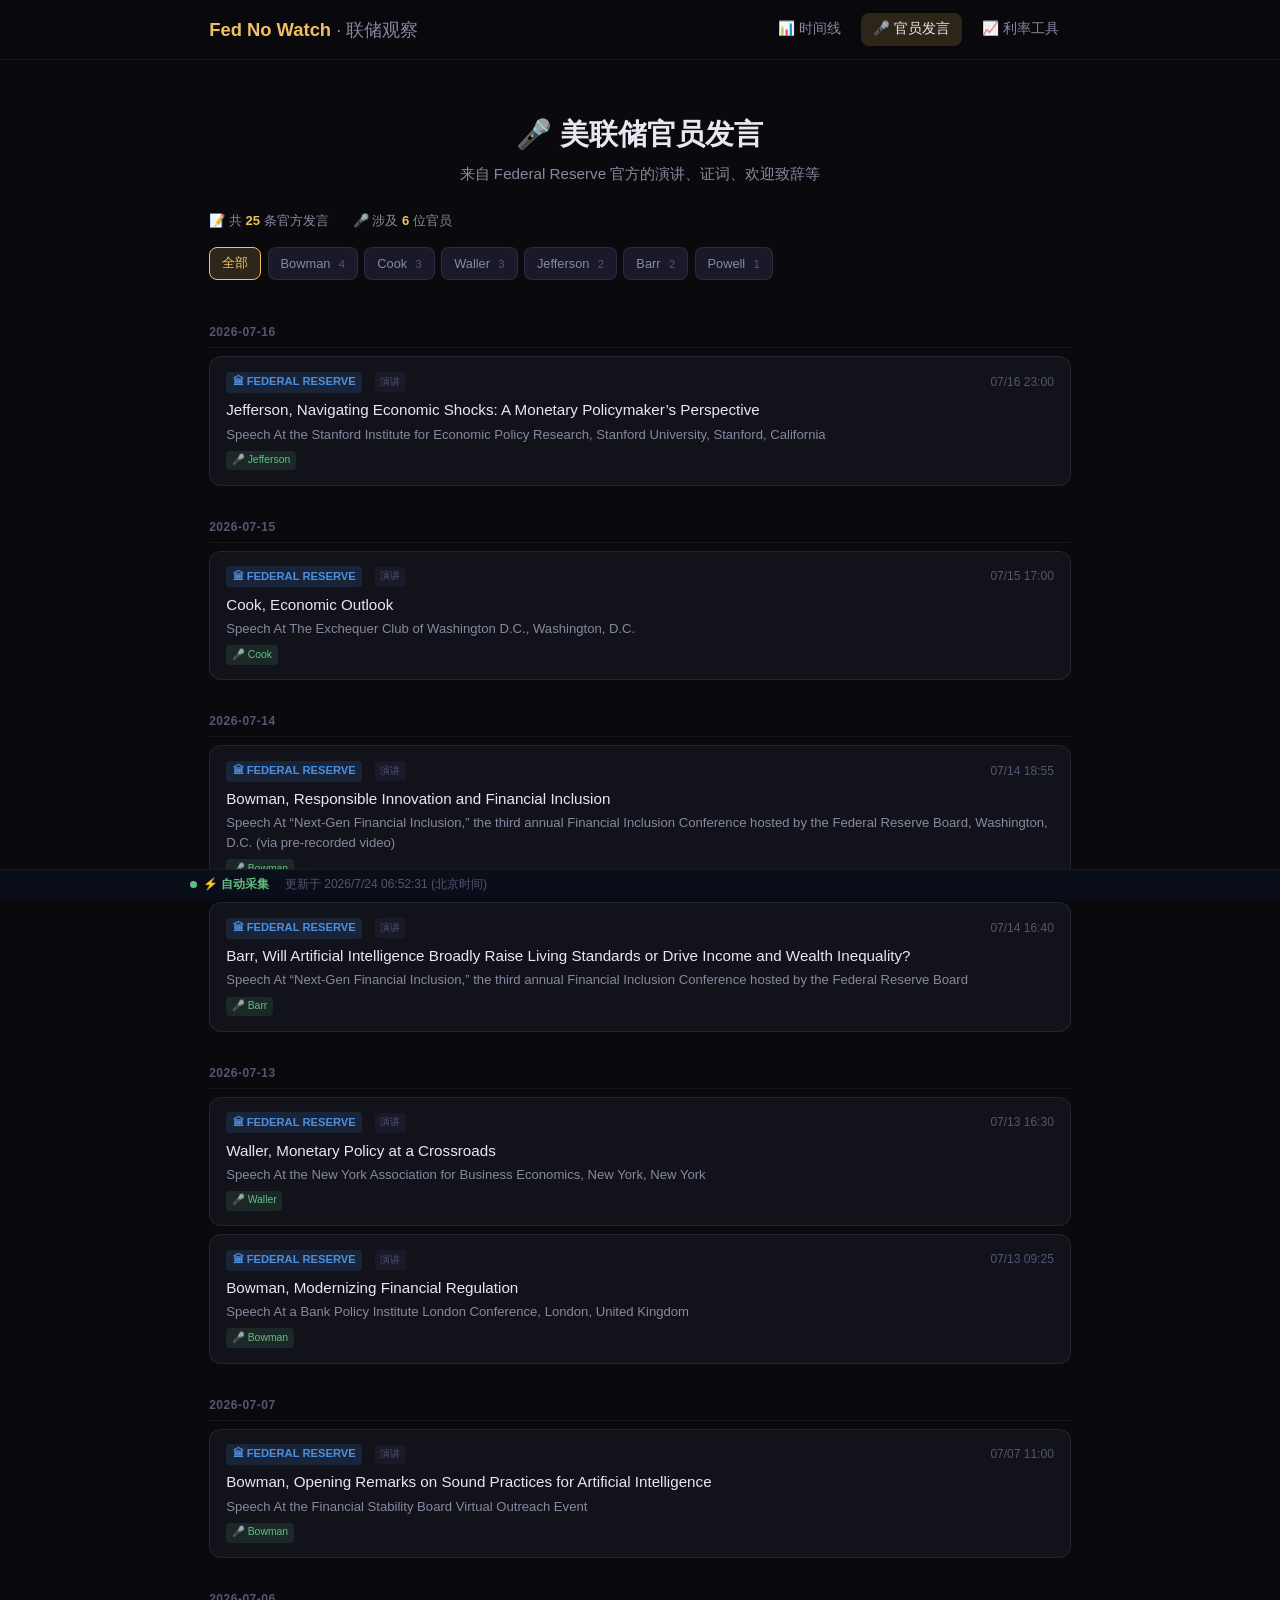
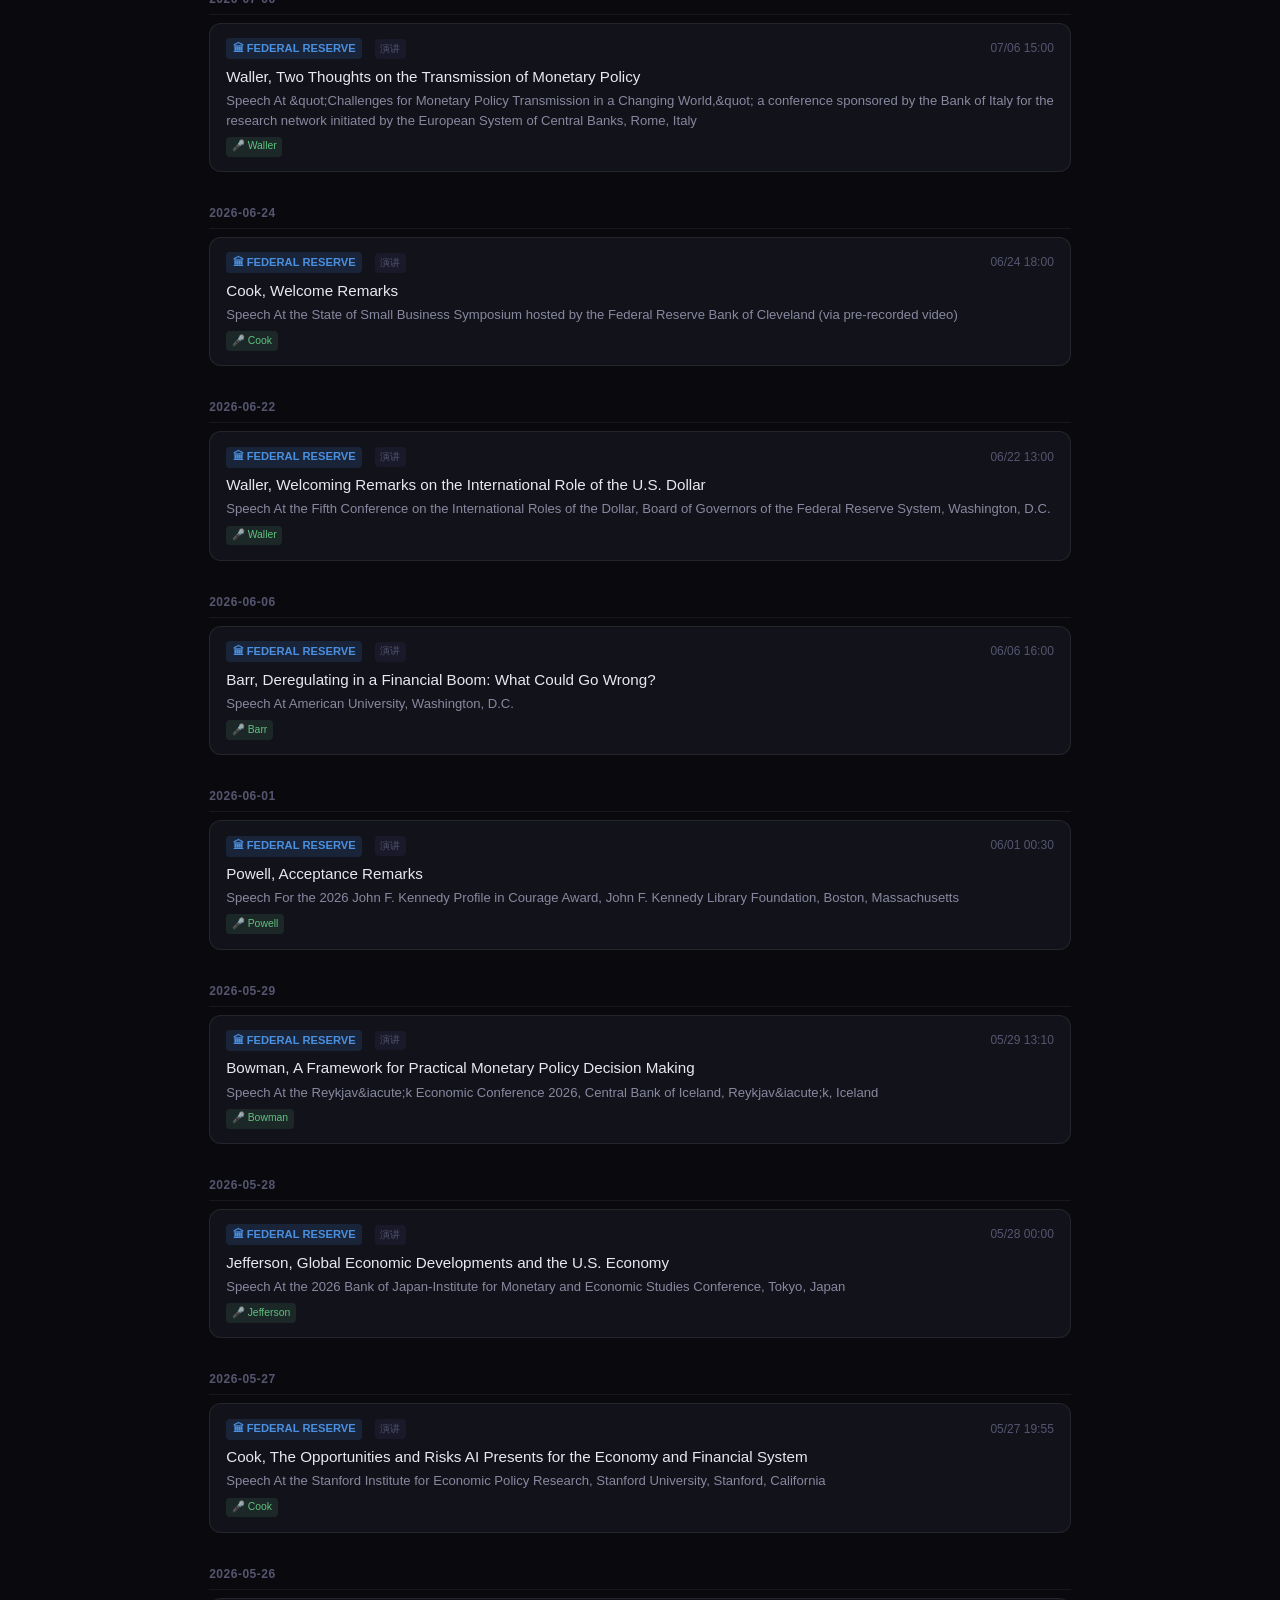
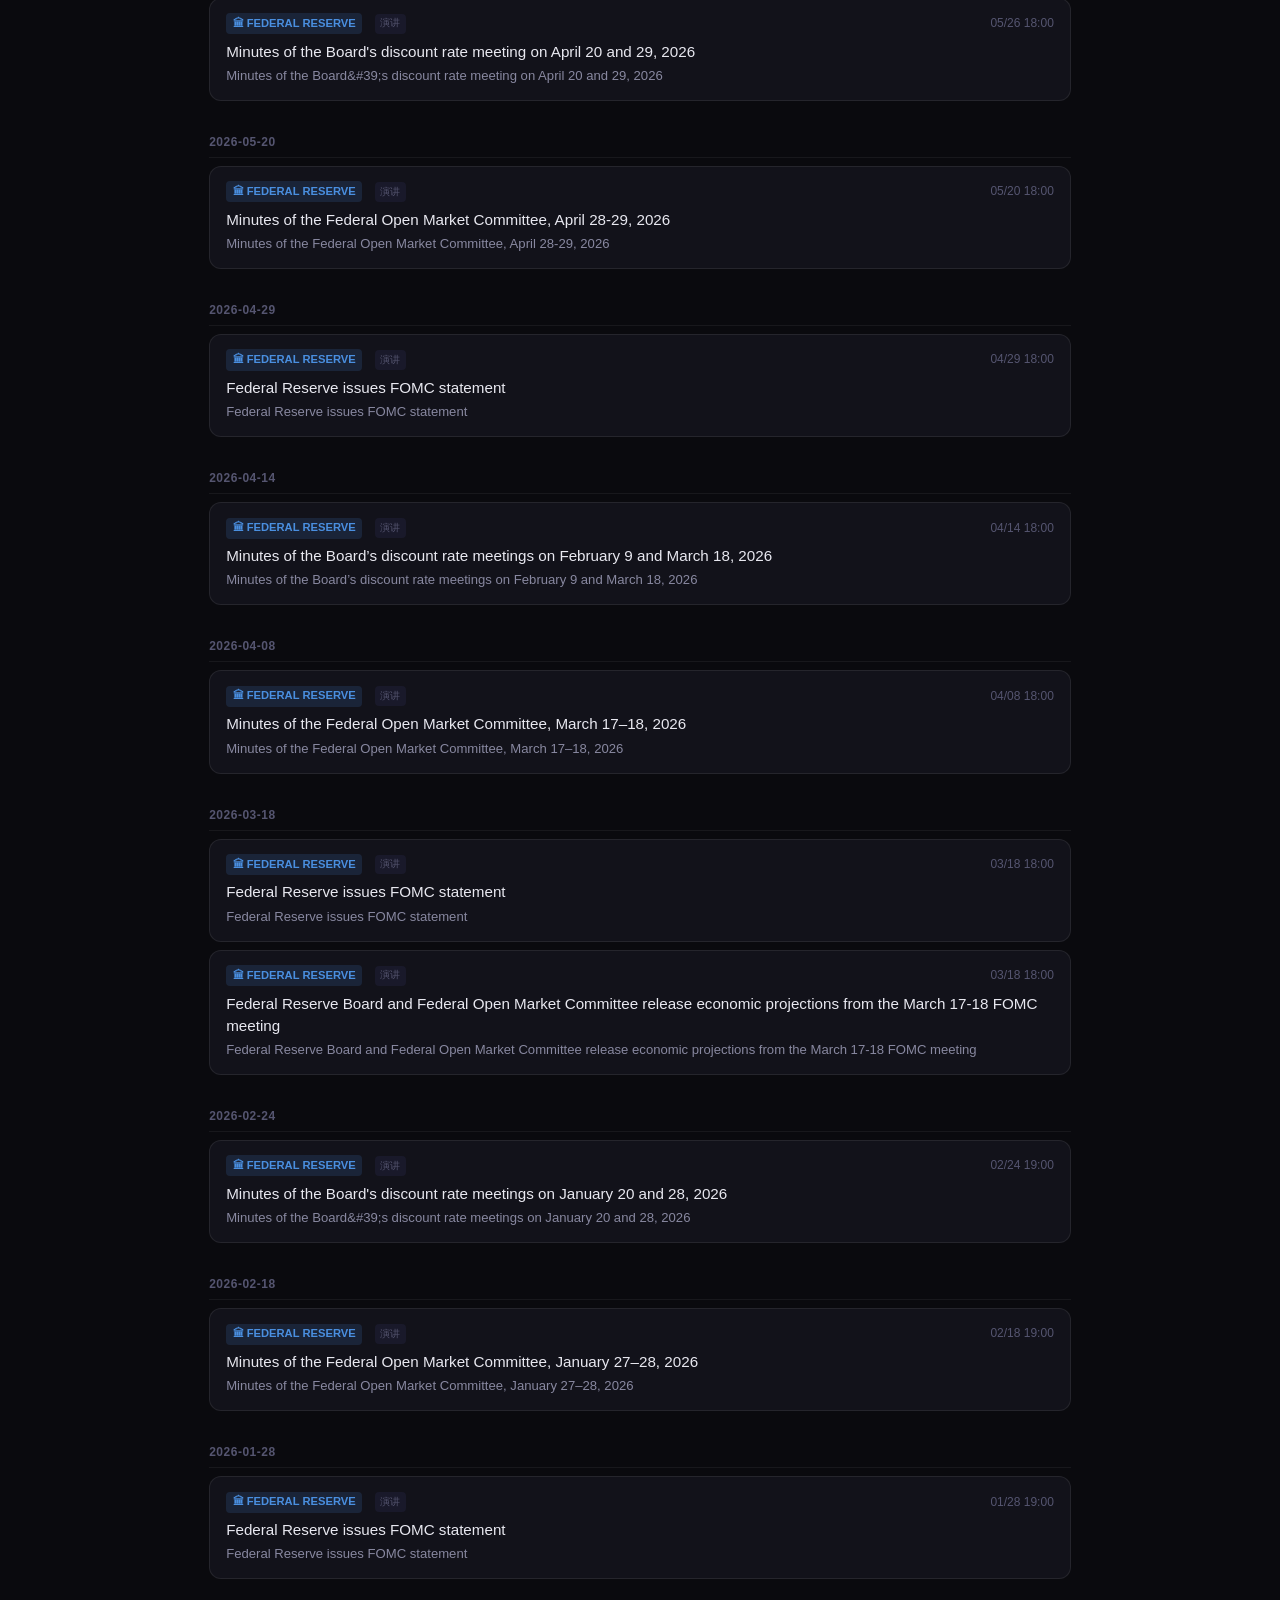
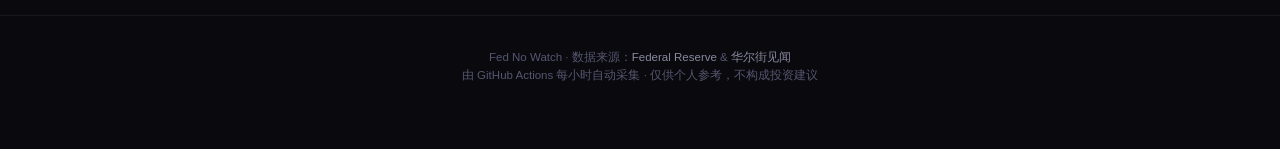
<file: speech.html>
<!DOCTYPE html>
<html lang="zh-CN">
<head>
<meta charset="UTF-8">
<meta name="viewport" content="width=device-width, initial-scale=1.0">
<title>Fed No Watch — 官员发言</title>
<meta name="description" content="美联储官员发言时间线，按人物筛选。">
<link rel="stylesheet" href="assets/css/style.css?v=1">
<style>
/* Speech page additional styles */
.speaker-grid {
  display: flex;
  flex-wrap: wrap;
  gap: 0.4rem;
  margin-bottom: 1.2rem;
}

.speaker-btn {
  background: var(--bg-input);
  border: 1px solid var(--border-card);
  color: var(--text-secondary);
  padding: 0.45rem 0.75rem;
  border-radius: var(--radius-sm);
  font-size: 0.8rem;
  cursor: pointer;
  transition: all 0.2s;
}

.speaker-btn:hover,
.speaker-btn.active {
  background: var(--accent-gold-dim);
  color: var(--accent-gold);
  border-color: var(--accent-gold);
}

.speaker-btn .count {
  color: var(--text-muted);
  font-size: 0.7rem;
  margin-left: 0.3rem;
}

.speaker-btn.active .count { color: var(--accent-gold); }

.speech-stats {
  display: flex;
  gap: 1.5rem;
  margin-bottom: 1rem;
  font-size: 0.82rem;
}

.speech-stats .stat {
  color: var(--text-secondary);
}

.speech-stats .stat em {
  color: var(--accent-gold);
  font-style: normal;
  font-weight: 600;
}
</style>
</head>
<body>

<header>
  <div class="header-inner">
    <a href="index.html" class="site-title">Fed No Watch <span>· 联储观察</span></a>
    <nav>
      <a href="index.html">📊 时间线</a>
      <a href="speech.html" class="active">🎤 官员发言</a>
      <a href="rate.html">📈 利率工具</a>
    </nav>
  </div>
</header>

<div class="container">

  <div class="hero">
    <h1>🎤 美联储官员发言</h1>
    <p>来自 Federal Reserve 官方的演讲、证词、欢迎致辞等</p>
  </div>

  <!-- Stats -->
  <div class="speech-stats" id="speech-stats">
    <span class="loading" style="display:flex;gap:0.5rem;padding:0;background:transparent;">
      <div class="spinner" style="width:14px;height:14px;margin:0;"></div>
      <span>加载发言数据...</span>
    </span>
  </div>

  <!-- Speaker filter -->
  <div class="speaker-grid" id="speaker-grid"></div>

  <!-- Timeline -->
  <div id="speech-container">
    <div class="loading" id="speech-loading">
      <div class="spinner"></div>
      <p>加载发言数据...</p>
    </div>
    <div class="empty-state" id="speech-empty" style="display:none;">
      <h3>🍃 暂无数据</h3>
      <p>尚未采集到官员发言数据。</p>
    </div>
    <div class="timeline" id="speech-timeline"></div>
  </div>

</div>

<div class="live-bar">
  <div class="live-bar-inner">
    <span class="live-indicator">
      <span class="live-dot pulse" id="liveDot"></span>
      <span>⚡ 自动采集</span>
    </span>
    <span class="live-time" id="liveTime"></span>
  </div>
</div>

<button class="scroll-top" id="scrollTop" title="回到顶部">↑</button>

<footer>
  <p>Fed No Watch · 数据来源：<a href="https://www.federalreserve.gov/newsevents.htm" target="_blank">Federal Reserve</a> &amp; <a href="https://wallstreetcn.com" target="_blank">华尔街见闻</a></p>
  <p>由 GitHub Actions 每小时自动采集 · 仅供个人参考，不构成投资建议</p>
</footer>

<script src="assets/js/data.js?v=1"></script>
<script src="assets/js/app.js?v=1"></script>
<script>
(function() {
  'use strict';

  const SPEAKER_KEYWORDS = {
    'Powell': ['Powell', '鲍威尔'],
    'Waller': ['Waller', '沃勒'],
    'Bowman': ['Bowman', '鲍曼'],
    'Cook': ['Cook', '库克'],
    'Barr': ['Barr', '巴尔'],
    'Jefferson': ['Jefferson', '杰斐逊'],
    'Collins': ['Collins', '柯林斯'],
    'Williams': ['Williams', '威廉姆斯'],
    'Bostic': ['Bostic', '博斯蒂克'],
    'Daly': ['Daly', '戴利'],
    'Goolsbee': ['Goolsbee', '古尔斯比'],
    'Harker': ['Harker', '哈克'],
    'Kashkari': ['Kashkari', '卡什卡利'],
    'Logan': ['Logan', '洛根'],
    'Mester': ['Mester', '梅斯特'],
    'Schmid': ['Schmid', '施密德'],
  };

  let selectedSpeaker = null;

  function init() {
    const data = typeof SITE_DATA !== 'undefined' ? SITE_DATA : null;
    if (!data || !data.items) {
      document.getElementById('speech-loading').style.display = 'none';
      document.getElementById('speech-empty').style.display = 'block';
      return;
    }

    // Get all official speech items
    const speeches = data.items.filter(item => item.source === 'federal_reserve' &&
      (item.category === 'speech' || item.category === 'fomc'));

    // Also include wallstreetcn items that mention a speaker
    const mediaSpeeches = data.items.filter(item => item.source === 'wallstreetcn' &&
      item.category === 'media_speech');

    const allSpeeches = [...speeches, ...mediaSpeeches];

    // Stats
    const totalSpeeches = speeches.length;
    const uniqueSpeakers = new Set(speeches.map(s => s.speaker).filter(Boolean));
    document.getElementById('speech-stats').innerHTML =
      `<span class="stat">📝 共 <em>${totalSpeeches}</em> 条官方发言</span>` +
      `<span class="stat">🎤 涉及 <em>${uniqueSpeakers.size}</em> 位官员</span>`;

    // Build speaker grid
    const speakerCounts = {};
    speeches.forEach(s => {
      if (s.speaker) {
        // Normalize speaker name
        let name = s.speaker;
        for (const [full, aliases] of Object.entries(SPEAKER_KEYWORDS)) {
          if (aliases.some(a => name.includes(a))) {
            name = full;
            break;
          }
        }
        speakerCounts[name] = (speakerCounts[name] || 0) + 1;
      }
    });

    const grid = document.getElementById('speaker-grid');
    let html = '<button class="speaker-btn active" data-speaker="all">全部</button>';
    Object.entries(speakerCounts)
      .sort((a, b) => b[1] - a[1])
      .forEach(([speaker, count]) => {
        html += `<button class="speaker-btn" data-speaker="${speaker}">${speaker} <span class="count">${count}</span></button>`;
      });
    grid.innerHTML = html;

    // Click handlers
    grid.querySelectorAll('.speaker-btn').forEach(btn => {
      btn.addEventListener('click', () => {
        grid.querySelectorAll('.speaker-btn').forEach(b => b.classList.remove('active'));
        btn.classList.add('active');
        selectedSpeaker = btn.dataset.speaker === 'all' ? null : btn.dataset.speaker;
        renderSpeeches(speeches);
      });
    });

    // Render timeline
    renderSpeeches(speeches);
    
    if (typeof SITE_DATA !== 'undefined' && SITE_DATA?.updated_at) {
      const el = document.getElementById('liveTime');
      if (el) {
        const d = new Date(SITE_DATA.updated_at);
        el.textContent = '更新于 ' + d.toLocaleString('zh-CN', { timeZone: 'Asia/Shanghai' }) + ' (北京时间)';
      }
    }
  }

  function renderSpeeches(speeches) {
    const timeline = document.getElementById('speech-timeline');
    const loading = document.getElementById('speech-loading');
    const empty = document.getElementById('speech-empty');

    loading.style.display = 'none';
    empty.style.display = 'none';

    let filtered = speeches;
    if (selectedSpeaker) {
      filtered = speeches.filter(s => {
        const speaker = s.speaker || '';
        const keywords = SPEAKER_KEYWORDS[selectedSpeaker] || [selectedSpeaker];
        return keywords.some(k => speaker.includes(k));
      });
    }

    if (filtered.length === 0) {
      timeline.innerHTML = '';
      empty.style.display = 'block';
      empty.innerHTML = '<h3>🍃 无匹配结果</h3><p>该官员暂无发言记录。</p>';
      return;
    }

    // Group by date
    const groups = {};
    filtered.forEach(s => {
      const d = s.published_at ? formatDateShort(s.published_at) : '未知日期';
      if (!groups[d]) groups[d] = [];
      groups[d].push(s);
    });

    let html = '';
    Object.keys(groups).forEach(date => {
      html += `<div class="date-separator">${date}</div>`;
      groups[date].forEach(s => {
        const timeStr = s.published_at ? formatTime(s.published_at) : '';
        const speakerTag = s.speaker ? `<span class="extra-tag speaker">🎤 ${escapeHtml(s.speaker)}</span>` : '';
        html += `
          <div class="news-card">
            <div class="meta">
              <span class="source-tag fed">🏛 Federal Reserve</span>
              <span class="cat-tag">演讲</span>
              <span class="time">${timeStr}</span>
            </div>
            <div class="title">
              <a href="${escapeAttr(s.url)}" target="_blank" rel="noopener">${escapeHtml(s.title)}</a>
            </div>
            ${s.summary ? `<div class="summary">${escapeHtml(s.summary)}</div>` : ''}
            ${speakerTag ? `<div class="extra">${speakerTag}</div>` : ''}
          </div>
        `;
      });
    });

    timeline.innerHTML = html;
  }

  function formatDateShort(isoStr) {
    try { const d = new Date(isoStr); return `${d.getFullYear()}-${String(d.getMonth()+1).padStart(2,'0')}-${String(d.getDate()).padStart(2,'0')}`; }
    catch { return isoStr || ''; }
  }

  function formatTime(isoStr) {
    try { const d = new Date(isoStr); return `${String(d.getMonth()+1).padStart(2,'0')}/${String(d.getDate()).padStart(2,'0')} ${String(d.getHours()).padStart(2,'0')}:${String(d.getMinutes()).padStart(2,'0')}`; }
    catch { return isoStr || ''; }
  }

  function escapeHtml(str) { if (!str) return ''; return String(str).replace(/&/g,'&amp;').replace(/</g,'&lt;').replace(/>/g,'&gt;').replace(/"/g,'&quot;'); }
  function escapeAttr(str) { if (!str) return '#'; return String(str).replace(/"/g,'&quot;'); }

  if (document.readyState === 'loading') {
    document.addEventListener('DOMContentLoaded', init);
  } else {
    init();
  }
})();
</script>
</body>
</html>
</file>
<file: assets/css/style.css>
/* Fed No Watch — Dark theme styles */

:root {
  --bg-body: #0a0a0e;
  --bg-card: #12121a;
  --bg-card-hover: #1a1a26;
  --bg-header: rgba(10,10,14,0.92);
  --bg-input: #19192a;
  --text-primary: #e8e8f0;
  --text-secondary: #8888a0;
  --text-muted: #555570;
  --accent-gold: #f0c060;
  --accent-gold-dim: rgba(240,192,96,0.15);
  --accent-blue: #4a8fe0;
  --accent-red: #e06060;
  --accent-green: #60c080;
  --border-light: rgba(255,255,255,0.06);
  --border-card: rgba(255,255,255,0.08);
  --radius: 12px;
  --radius-sm: 8px;
  --max-width: 900px;
  --font: -apple-system, BlinkMacSystemFont, 'Segoe UI', Roboto, sans-serif;
}

* { margin: 0; padding: 0; box-sizing: border-box; }

body {
  font-family: var(--font);
  background: var(--bg-body);
  color: var(--text-primary);
  line-height: 1.6;
  min-height: 100vh;
}

/* Header / Nav */
header {
  position: sticky;
  top: 0;
  z-index: 100;
  background: var(--bg-header);
  backdrop-filter: blur(12px);
  border-bottom: 1px solid var(--border-light);
}

.header-inner {
  max-width: var(--max-width);
  margin: 0 auto;
  padding: 0.8rem 1.2rem;
  display: flex;
  align-items: center;
  justify-content: space-between;
  gap: 1rem;
}

.site-title {
  font-size: 1.15rem;
  font-weight: 700;
  color: var(--accent-gold);
  text-decoration: none;
  white-space: nowrap;
}

.site-title span { color: var(--text-secondary); font-weight: 400; }

nav {
  display: flex;
  gap: 0.5rem;
  align-items: center;
}

nav a {
  color: var(--text-secondary);
  text-decoration: none;
  font-size: 0.85rem;
  padding: 0.35rem 0.75rem;
  border-radius: var(--radius-sm);
  transition: all 0.2s;
}

nav a:hover,
nav a.active {
  color: var(--text-primary);
  background: var(--accent-gold-dim);
}

/* Container */
.container {
  max-width: var(--max-width);
  margin: 0 auto;
  padding: 1.2rem;
}

/* Hero */
.hero {
  text-align: center;
  padding: 2rem 0 1.5rem;
}

.hero h1 {
  font-size: 1.8rem;
  font-weight: 700;
  margin-bottom: 0.3rem;
}

.hero p {
  color: var(--text-secondary);
  font-size: 0.95rem;
}

/* Rate bar */
.rate-bar {
  display: flex;
  flex-wrap: wrap;
  gap: 0.8rem;
  justify-content: center;
  align-items: center;
  background: var(--bg-card);
  border: 1px solid var(--border-card);
  border-radius: var(--radius);
  padding: 0.8rem 1.2rem;
  margin-bottom: 1.5rem;
  font-size: 0.85rem;
}

.rate-item {
  display: flex;
  align-items: center;
  gap: 0.3rem;
}

.rate-item .label {
  color: var(--text-muted);
}

.rate-item .value {
  font-weight: 600;
  font-variant-numeric: tabular-nums;
}

.rate-item .value.gold { color: var(--accent-gold); }
.rate-item .value.green { color: var(--accent-green); }
.rate-item .value.red { color: var(--accent-red); }
.rate-item .value.blue { color: var(--accent-blue); }

.rate-divider { color: var(--border-light); }

/* Filter bar */
.filter-bar {
  display: flex;
  flex-wrap: wrap;
  gap: 0.5rem;
  margin-bottom: 0.5rem;
  align-items: center;
}

.filter-bar input {
  flex: 1;
  min-width: 180px;
  background: var(--bg-input);
  border: 1px solid var(--border-card);
  border-radius: var(--radius-sm);
  padding: 0.5rem 0.8rem;
  color: var(--text-primary);
  font-size: 0.85rem;
  outline: none;
  transition: border-color 0.2s;
}

.filter-bar input:focus {
  border-color: var(--accent-gold);
}

.filter-bar input::placeholder {
  color: var(--text-muted);
}

.filter-label {
  color: var(--text-muted);
  font-size: 0.8rem;
}

.filter-btn {
  background: var(--bg-input);
  border: 1px solid var(--border-card);
  color: var(--text-secondary);
  padding: 0.45rem 0.8rem;
  border-radius: var(--radius-sm);
  font-size: 0.78rem;
  cursor: pointer;
  transition: all 0.2s;
}

.filter-btn:hover,
.filter-btn.active {
  background: var(--accent-gold-dim);
  color: var(--accent-gold);
  border-color: var(--accent-gold);
}

/* Timeline Items */
.timeline {
  display: flex;
  flex-direction: column;
  gap: 0.5rem;
}

.date-separator {
  color: var(--text-muted);
  font-size: 0.75rem;
  font-weight: 600;
  padding: 1rem 0 0.3rem;
  text-transform: uppercase;
  letter-spacing: 0.5px;
  border-bottom: 1px solid var(--border-light);
  margin-top: 0.5rem;
}

.news-card {
  background: var(--bg-card);
  border: 1px solid var(--border-card);
  border-radius: var(--radius);
  padding: 0.9rem 1rem;
  transition: all 0.2s;
  cursor: default;
}

.news-card:hover {
  background: var(--bg-card-hover);
  border-color: rgba(255,255,255,0.12);
}

.news-card .meta {
  display: flex;
  flex-wrap: wrap;
  align-items: center;
  gap: 0.4rem 0.8rem;
  margin-bottom: 0.4rem;
  font-size: 0.75rem;
}

.news-card .source-tag {
  display: inline-block;
  padding: 0.1rem 0.4rem;
  border-radius: 4px;
  font-size: 0.7rem;
  font-weight: 600;
  text-transform: uppercase;
}

.source-tag.fed {
  background: rgba(74,143,224,0.15);
  color: var(--accent-blue);
}

.source-tag.wscn {
  background: rgba(240,192,96,0.15);
  color: var(--accent-gold);
}

.news-card .cat-tag {
  display: inline-block;
  padding: 0.1rem 0.35rem;
  border-radius: 4px;
  font-size: 0.65rem;
  background: var(--bg-input);
  color: var(--text-muted);
}

.news-card .time {
  color: var(--text-muted);
  margin-left: auto;
}

.news-card .title {
  font-size: 0.95rem;
  font-weight: 500;
  line-height: 1.45;
  margin-bottom: 0.2rem;
}

.news-card .title a {
  color: var(--text-primary);
  text-decoration: none;
}

.news-card .title a:hover {
  color: var(--accent-gold);
}

.news-card .summary {
  color: var(--text-secondary);
  font-size: 0.82rem;
  line-height: 1.5;
}

.news-card .extra {
  display: flex;
  gap: 0.4rem;
  margin-top: 0.4rem;
  flex-wrap: wrap;
}

.extra-tag {
  font-size: 0.65rem;
  padding: 0.1rem 0.35rem;
  border-radius: 4px;
  background: var(--bg-input);
  color: var(--text-muted);
}

.extra-tag.speaker {
  background: rgba(96,192,128,0.12);
  color: var(--accent-green);
}

/* Live bar */
.live-bar {
  position: fixed;
  bottom: 0;
  left: 0;
  right: 0;
  background: rgba(10,14,26,0.94);
  backdrop-filter: blur(8px);
  border-top: 1px solid var(--border-light);
  z-index: 999;
  padding: 0.35rem 1rem;
  font-size: 0.75rem;
}

.live-bar-inner {
  max-width: var(--max-width);
  margin: 0 auto;
  display: flex;
  align-items: center;
  gap: 1rem;
}

.live-indicator {
  display: flex;
  align-items: center;
  gap: 0.35rem;
  color: var(--accent-green);
  font-weight: 600;
}

.live-dot {
  width: 7px;
  height: 7px;
  border-radius: 50%;
  background: var(--accent-green);
}

.live-dot.pulse {
  animation: pulse-dot 2s infinite;
}

@keyframes pulse-dot {
  0%, 100% { opacity: 1; }
  50% { opacity: 0.3; }
}

.live-time {
  color: var(--text-muted);
}

/* Loading */
.loading {
  text-align: center;
  padding: 3rem 1rem;
  color: var(--text-muted);
}

.loading .spinner {
  display: inline-block;
  width: 24px;
  height: 24px;
  border: 2px solid var(--border-card);
  border-top-color: var(--accent-gold);
  border-radius: 50%;
  animation: spin 0.8s linear infinite;
  margin-bottom: 0.5rem;
}

@keyframes spin {
  to { transform: rotate(360deg); }
}

/* Empty state */
.empty-state {
  text-align: center;
  padding: 3rem 1rem;
  color: var(--text-muted);
}

.empty-state h3 {
  margin-bottom: 0.5rem;
  color: var(--text-secondary);
}

/* Scroll to top */
.scroll-top {
  position: fixed;
  bottom: 3.5rem;
  right: 1.5rem;
  width: 36px;
  height: 36px;
  background: var(--bg-card);
  border: 1px solid var(--border-card);
  border-radius: 50%;
  color: var(--text-secondary);
  font-size: 1rem;
  cursor: pointer;
  display: none;
  align-items: center;
  justify-content: center;
  transition: all 0.2s;
  z-index: 99;
}

.scroll-top:hover {
  background: var(--accent-gold-dim);
  color: var(--accent-gold);
}

.scroll-top.show {
  display: flex;
}

/* Responsive */
@media (max-width: 600px) {
  .header-inner {
    flex-wrap: wrap;
    justify-content: center;
    padding: 0.6rem 0.8rem;
  }
  .hero h1 { font-size: 1.3rem; }
  .rate-bar { font-size: 0.75rem; padding: 0.6rem 0.8rem; }
  .filter-bar { flex-direction: column; }
  .filter-bar input { min-width: 100%; }
}

/* Footer */
footer {
  text-align: center;
  padding: 2rem 1rem;
  color: var(--text-muted);
  font-size: 0.72rem;
  border-top: 1px solid var(--border-light);
  margin-top: 1rem;
  margin-bottom: 2rem;
}

footer a {
  color: var(--text-secondary);
  text-decoration: none;
}

footer a:hover { color: var(--accent-gold); }
</file>
